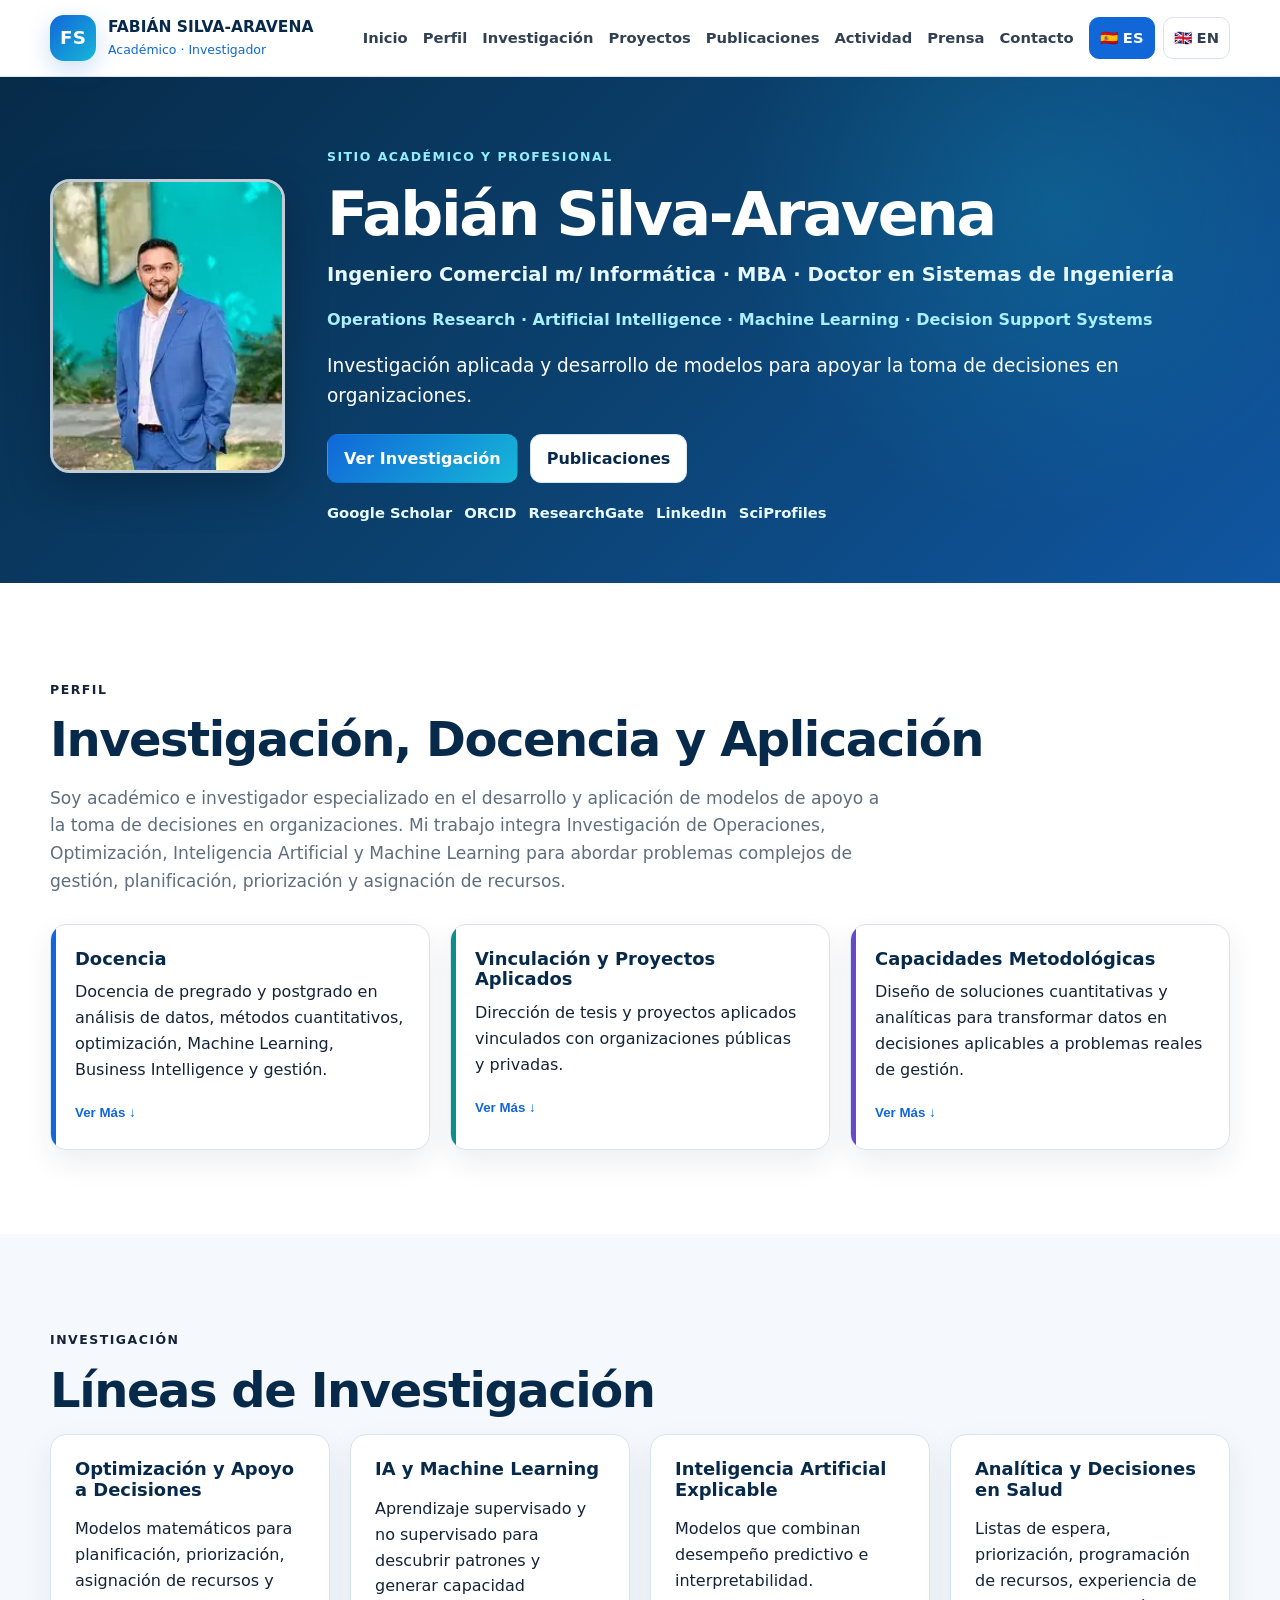
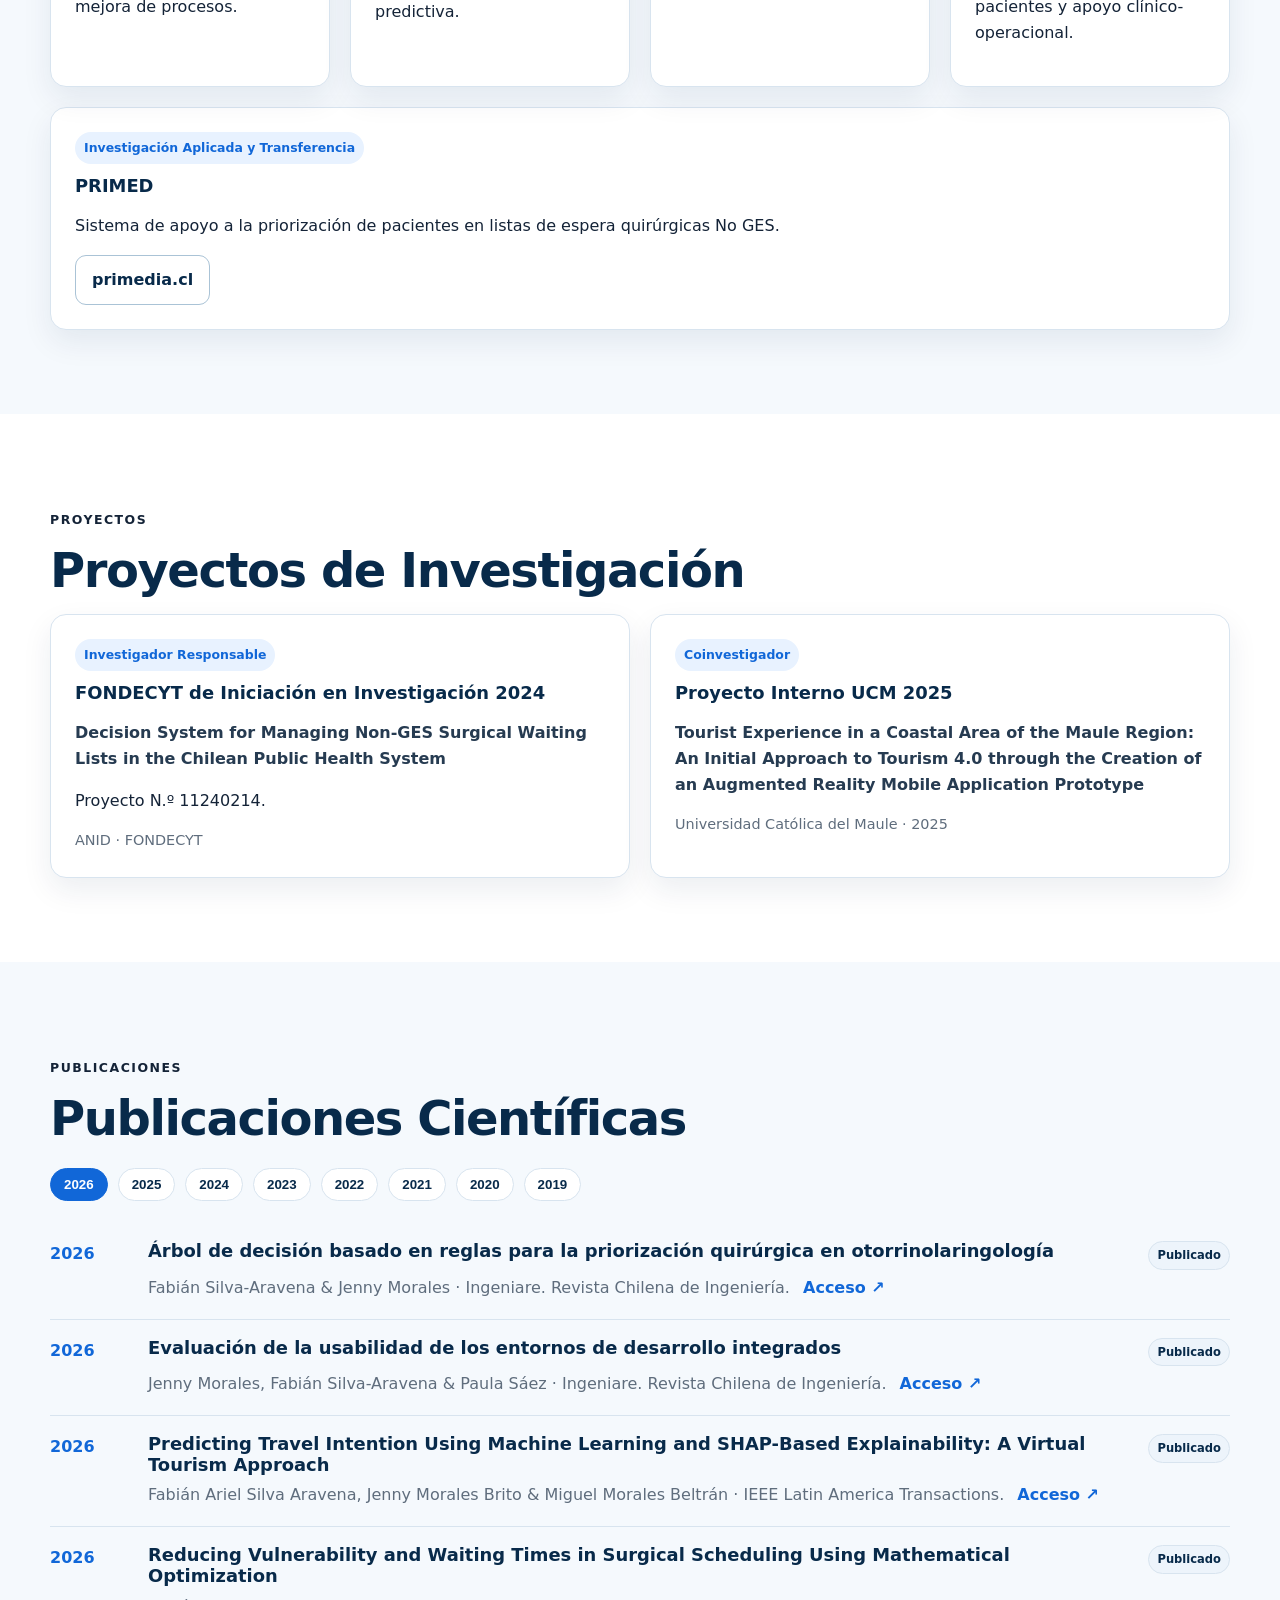
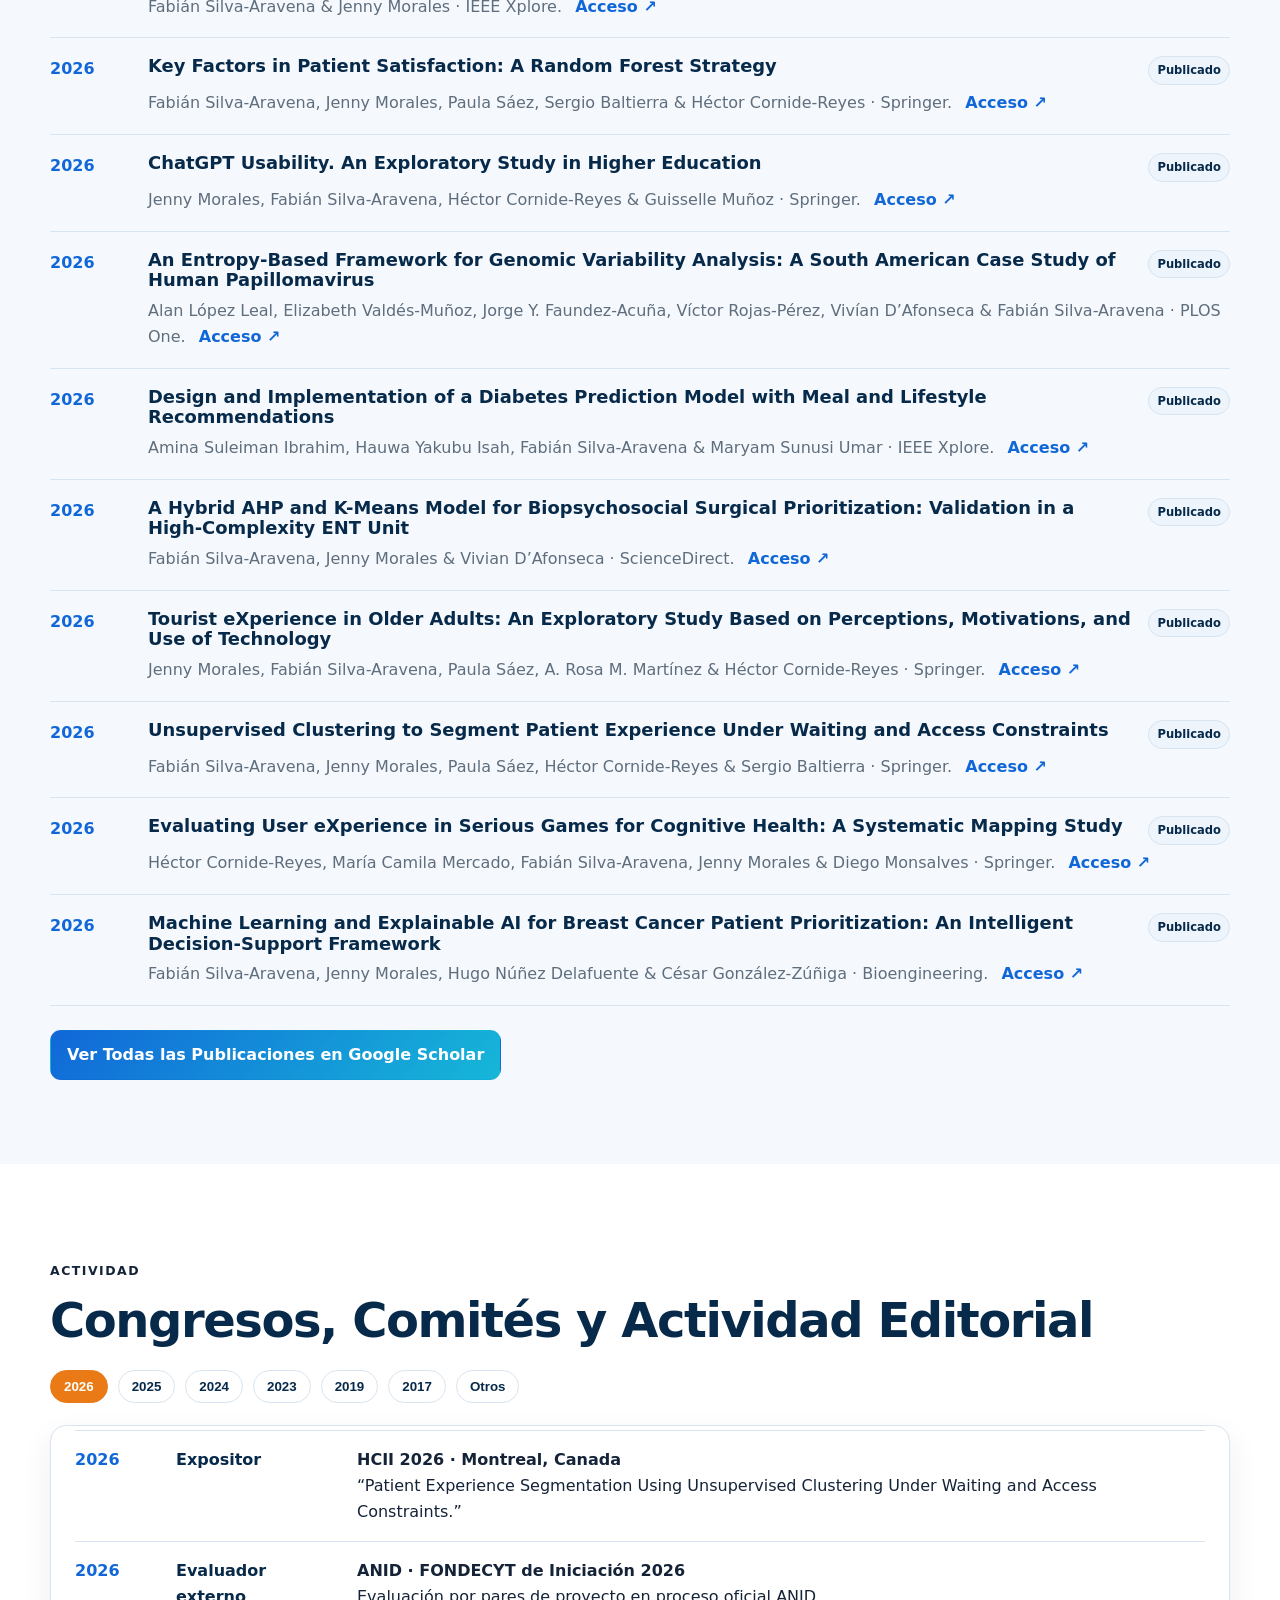
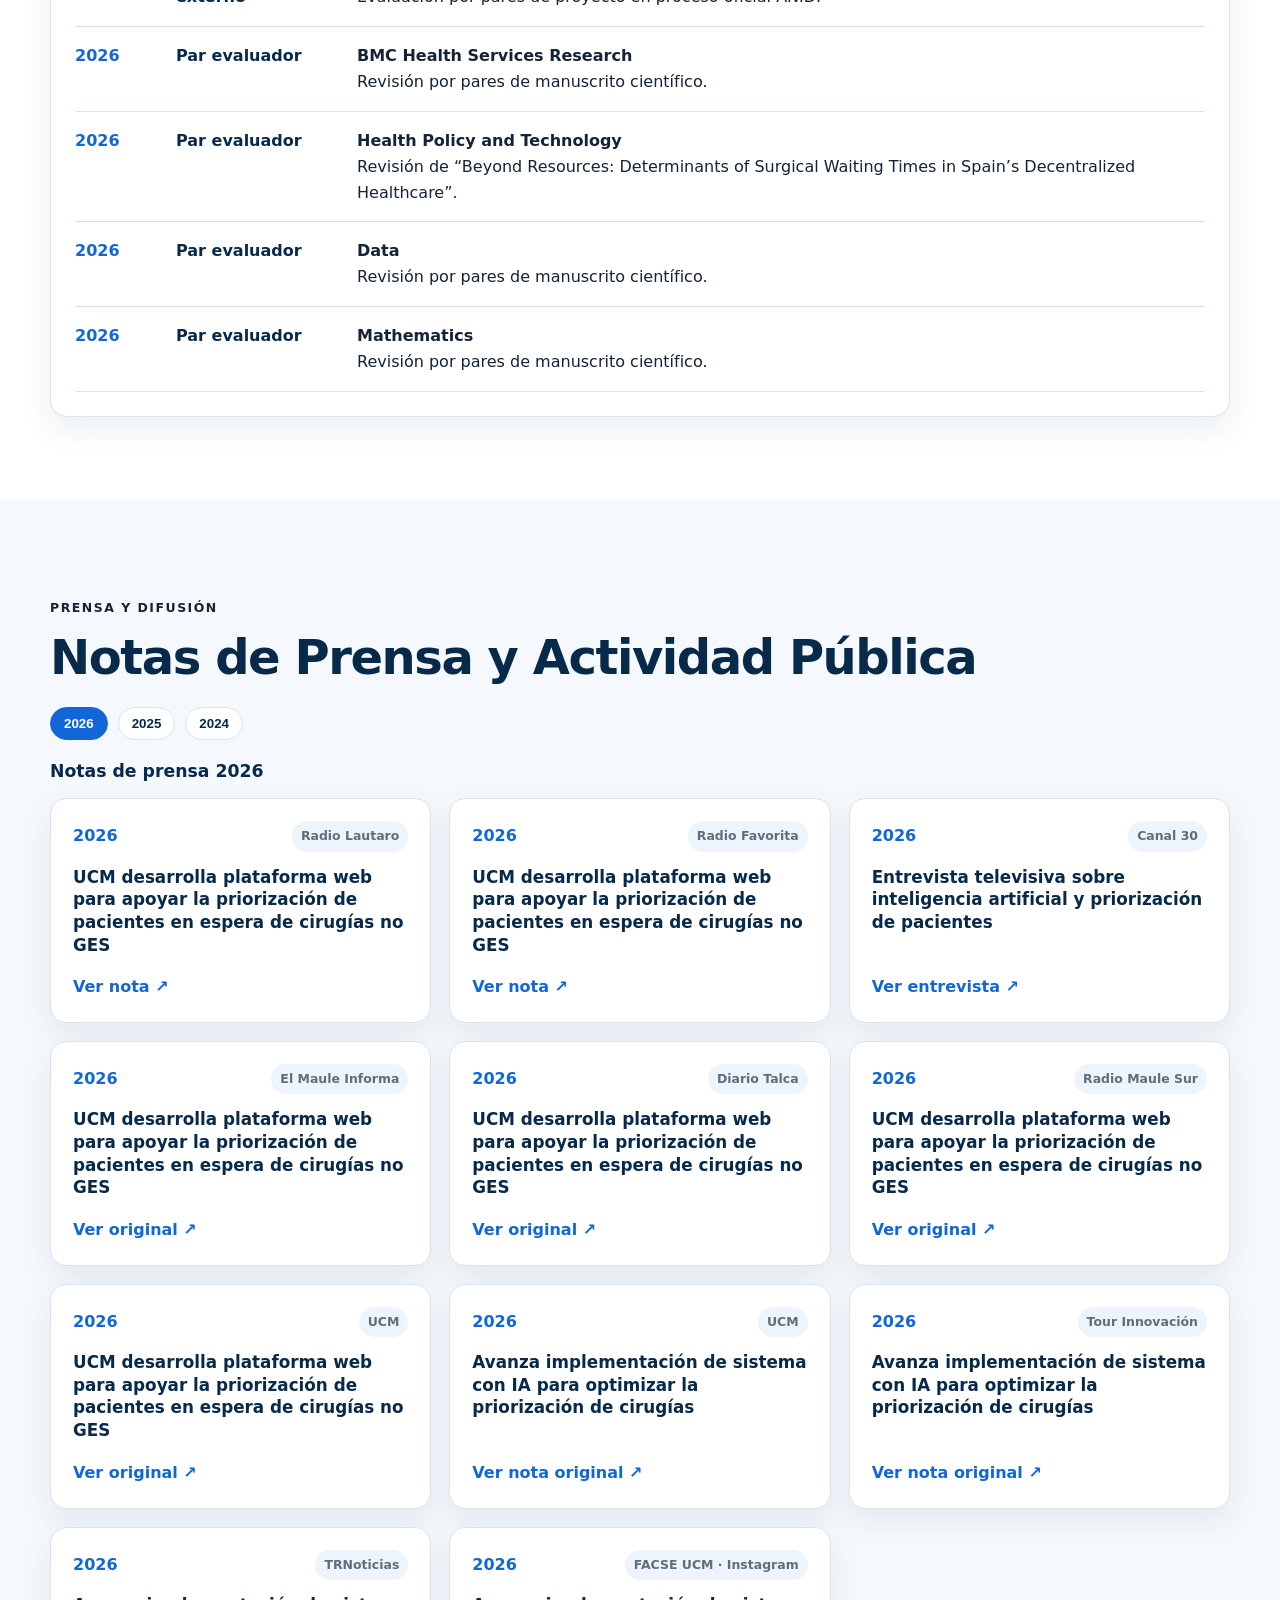
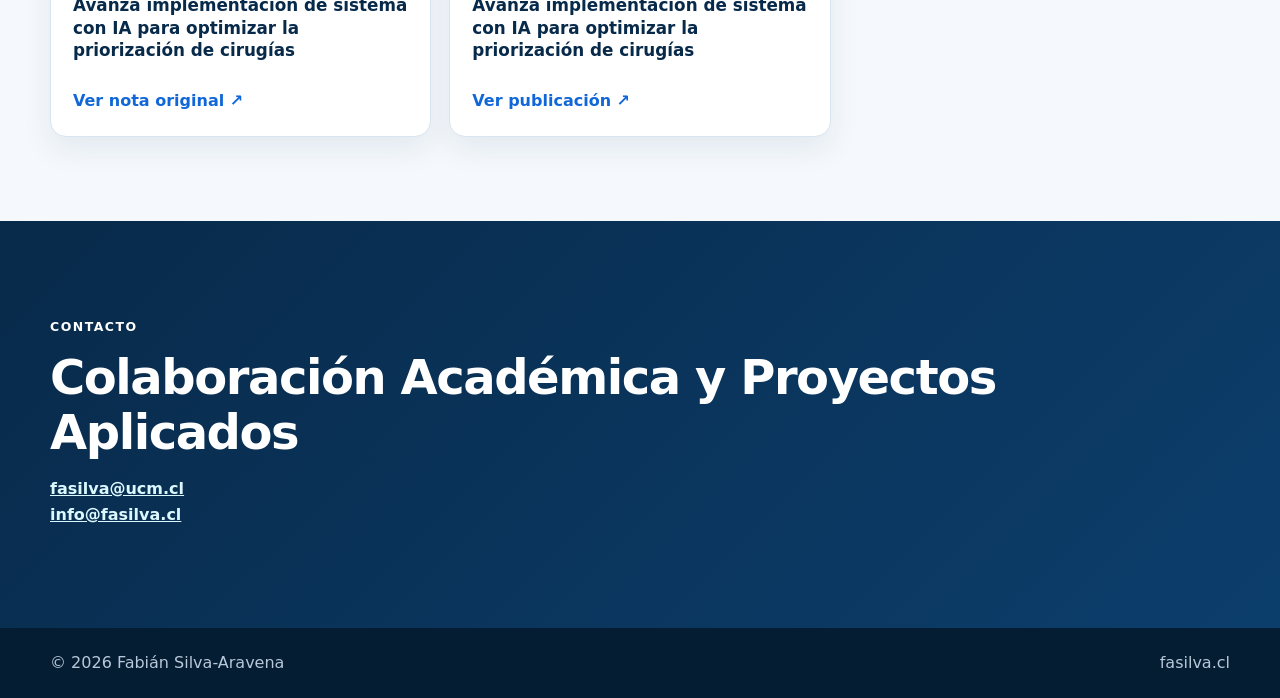
<file: index.html>
<!DOCTYPE html>
<html lang="es"><head>
<meta charset="utf-8"/><meta content="width=device-width,initial-scale=1" name="viewport"/>
<title>Fabián Silva-Aravena | Sitio Académico y Profesional</title>
<link href="assets/css/style.css?v=15" rel="stylesheet"/></head><body>
<header class="site-header"><div class="container nav-wrap">
<a class="brand-wrap" href="#inicio"><span class="brand-mark">FS</span><span class="brand-text"><strong>FABIÁN SILVA-ARAVENA</strong><span>Académico · Investigador</span></span></a>
<button class="nav-toggle">☰</button><nav class="nav">
<a href="#inicio">Inicio</a><a href="#perfil">Perfil</a><a href="#investigacion">Investigación</a><a href="#proyectos">Proyectos</a><a href="#publicaciones">Publicaciones</a><a href="#actividad">Actividad</a><a href="#prensa">Prensa</a><a href="#contacto">Contacto</a>
<div class="lang-switch"><a class="active" href="index.html">🇪🇸 ES</a><a class="" href="en.html">🇬🇧 EN</a></div>
</nav></div></header>
<main>
<section class="hero" id="inicio"><div class="container hero-inner">
<div class="photo-wrap"><img alt="Fabián Silva-Aravena" src="assets/img/fabian-silva-aravena.webp"/></div>
<div><p class="eyebrow">Sitio Académico y Profesional</p><h1>Fabián Silva-Aravena</h1>
<p class="degree">Ingeniero Comercial m/ Informática · MBA · Doctor en Sistemas de Ingeniería</p>
<p class="areas">Operations Research · Artificial Intelligence · Machine Learning · Decision Support Systems</p>
<p class="lead">Investigación aplicada y desarrollo de modelos para apoyar la toma de decisiones en organizaciones.</p>
<div class="cta-row"><a class="btn primary" href="#investigacion">Ver Investigación</a><a class="btn light" href="#publicaciones">Publicaciones</a></div>
<div class="profile-links"><a href="https://scholar.google.com/citations?user=zPTah8IAAAAJ&amp;hl=es" target="_blank">Google Scholar</a><a href="https://orcid.org/0000-0003-2468-1480" target="_blank">ORCID</a><a href="https://www.researchgate.net/profile/Fabian-Silva-Aravena-2" target="_blank">ResearchGate</a><a href="https://www.linkedin.com/in/fabi%C3%A1n-silva-aravena-a0759566/" target="_blank">LinkedIn</a><a href="https://sciprofiles.com/profile/FabianSilva/publications" rel="noopener noreferrer" target="_blank">SciProfiles</a></div></div>
</div></section>
<section class="section" id="perfil"><div class="container">
<p class="section-kicker">Perfil</p><h2>Investigación, Docencia y Aplicación</h2>
<p class="section-intro">Soy académico e investigador especializado en el desarrollo y aplicación de modelos de apoyo a la toma de decisiones en organizaciones. Mi trabajo integra Investigación de Operaciones, Optimización, Inteligencia Artificial y Machine Learning para abordar problemas complejos de gestión, planificación, priorización y asignación de recursos.</p>
<div class="grid three">
<article class="quick-card"><h3>Docencia</h3><p>Docencia de pregrado y postgrado en análisis de datos, métodos cuantitativos, optimización, Machine Learning, Business Intelligence y gestión.</p>
<button class="more-btn" data-less="Ver Menos ↑" data-more="Ver Más ↓" data-target="teach">Ver Más ↓</button>
<div class="more-content" id="teach">
<div class="subgroup"><h4>Docencia de Postgrado</h4><ul>
<li><strong>Gestión de Empresas Basadas en Tecnología</strong> · Doctorado en Biotecnología Traslacional · Universidad Católica del Maule · 2023, 2024, 2025 y 2026.</li>
<li><strong>Data Mining</strong> · Doctorado en Biotecnología Traslacional · Universidad Católica del Maule, Talca · 2022, 2023, 2024, 2025 y 2026.</li>
<li><strong>Business Intelligence</strong> · Magíster en Gestión de Organizaciones · Universidad Católica del Maule, Talca · 2023, 2024, 2025 y 2026.</li>
<li><strong>Análisis de Datos II</strong> · Magíster en Gestión de Organizaciones · Universidad Católica del Maule, Talca · 2022, 2023, 2024, 2025 y 2026.</li>
<li><strong>Gestión Económica y Financiera</strong> · Magíster en Salud Pública · Universidad Católica del Maule, Talca · 2023.</li>
</ul></div>
<div class="subgroup"><h4>Docencia de Pregrado · Universidad Católica del Maule</h4><ul>
<li><strong>Análisis de Datos</strong> · Contador Público y Auditor · preprocesamiento, ETL y análisis con RStudio, Power BI y Python · 2025–2026.</li>
<li><strong>Análisis de Datos</strong> · Ingeniería de Ejecución en Administración de Empresas · RStudio y Power BI · 2024, 2025 y 2026.</li>
<li><strong>Seminario I y II</strong> · Contador Público y Auditor · desarrollo de proyectos de tesis desde el problema de investigación hasta resultados y conclusiones · 2024.</li>
<li><strong>Matemática Financiera</strong> · Ingeniería de Ejecución en Administración de Empresas · interés simple, compuesto y anualidades · 2025.</li>
<li><strong>Cálculo Financiero y Presupuestario</strong> · Administración de Empresas · matemática financiera, anualidades, gradientes y análisis presupuestario · 2022 y 2023.</li>
<li><strong>Administración I</strong> · Contador Público y Auditor · estrategia y proceso administrativo · 2022 y 2023.</li>
<li><strong>Metodología de la Investigación</strong> · Contador Público y Auditor · investigación cualitativa y cuantitativa · 2022.</li>
</ul></div>
<div class="subgroup"><h4>Docencia de Pregrado · Universidad de Talca</h4><ul>
<li><strong>Formulación e Implementación Estratégica</strong> · Auditoría e Ingeniería en Control de Gestión · 2016, 2019, 2020 y 2021.</li>
<li><strong>Optimización</strong> · Auditoría e Ingeniería en Control de Gestión · 2015, 2016 y 2020.</li>
<li><strong>Data Mining para la Gestión</strong> · Auditoría e Ingeniería en Control de Gestión · 2019 y 2020.</li>
</ul></div></div></article>
<article class="quick-card teal"><h3>Vinculación y Proyectos Aplicados</h3><p>Dirección de tesis y proyectos aplicados vinculados con organizaciones públicas y privadas.</p>
<button class="more-btn" data-less="Ver Menos ↑" data-more="Ver Más ↓" data-target="applied">Ver Más ↓</button>
<div class="more-content" id="applied">
<div class="subgroup"><h4>Tesis de Magíster</h4><ul>
<li><strong>2025 · Morales, M.</strong> · Magíster en Gestión de Organizaciones · “Dynamic Biopsychosocial Prioritization Strategy for Elective Surgeries in High-Complexity Public Hospitals: A Simulation-Based Study.” · Profesor guía.</li>
<li><strong>2024 · Lopez, L.</strong> · Magíster en Gestión de Organizaciones · “Systematic Literature Review on Biopsychosocial Factors in Surgical Waiting List.” · Profesor guía.</li>
<li><strong>2024 · Gutiérrez, G.</strong> · Magíster en Gestión de Organizaciones · “Optimization of the Preventive Maintenance Process in the Coexca S.A. Operations Area.” · Profesor guía.</li>
<li><strong>2023 · Durán, M.</strong> · Magíster en Gestión de Organizaciones · “Hybrid data analysis methodology for the allocation of DS49 housing subsidies in the Maule Region: A decision-making support strategy.” · Profesor guía.</li>
<li><strong>2023 · Muñoz, L.</strong> · Magíster en Gestión de Organizaciones · “Data-based methodology for the allocation of Supreme Decree 49 subsidies in the O'Higgins Region: An approach to decision-making.” · Profesor guía.</li>
</ul></div>
<div class="subgroup"><h4>Tesis de Pregrado</h4><ul>
<li><strong>2024 · Reyes, G. &amp; Gutiérrez, F.</strong> · Contador Público y Auditor · “Data-Driven Methodology to Control Dropouts in Higher Education: A Strategy Applied to the Catholic University of Maule.” · Profesor guía.</li>
<li><strong>Muñoz, C., Andrares, L. &amp; Castro, O.</strong> · Licenciatura en Contabilidad y Auditoría · “Relación entre el uso de Redes Sociales y el Rendimiento Académico en los estudiantes del Departamento de Economía y Administración de la Universidad Católica del Maule.” · Director de tesis.</li>
<li><strong>Morales, R.</strong> · Ingeniería Civil Informática · “Desarrollo de sistema informático de priorización para lista de espera quirúrgica en otorrinolaringología no GES.” · Co-guía.</li>
<li><strong>Contardo, M.</strong> · Ingeniería Civil Computación · “Sistema de predicción de prioridad quirúrgica para pacientes de otorrinolaringología aplicando modelos de Machine Learning y Explicabilidad.” · Co-guía.</li>
<li><strong>2019–2020 · Rojas, Y. &amp; Sepúlveda, N.</strong> · Auditoría e Ingeniería en Control de Gestión · “Gastronomic and commercial strategies during the pandemic in the city of Talca.” · Profesor guía.</li>
<li><strong>2017–2018 · Morales, G.</strong> · Ingeniería Civil Industrial · “Reservation management system for the use of the care room of the Center of Therapeutic Diagnosis of a High Complexity Hospital in Chile.” · Profesor guía.</li>
<li><strong>2012–2013 · Rodriguez, A. &amp; Moreno, E.</strong> · Ingeniería en Administración de Empresas · “Management of Administrative Procedures to support the management of Cataract Pathology in a highly complex hospital.” · Profesor guía.</li>
<li><strong>2012–2013 · González, J. &amp; Valenzuela, J.</strong> · Ingeniería en Administración de Empresas · “Human Resources performance evaluation system for a company in Talca.” · Profesor guía.</li>
</ul></div>
<div class="subgroup"><h4>Tesis Doctoral</h4><ul>
<li><strong>En desarrollo.</strong> · Doctorado en Biotecnología Traslacional · “Protocolo de genotipado de Virus del Papiloma Humano de alto riesgo y priorización clínica en mujeres de la Región del Maule.” · Co-guía.</li>
</ul></div>
<div class="subgroup"><h4>Otras actividades docentes</h4><ul>
<li>Profesor colaborador en el diseño del electivo de profundización <strong>“Herramientas de Machine Learning para la toma de decisiones”</strong> para Contador Público y Auditor.</li>
<li>Profesor revisor del Proyecto de Grado Aplicado de <strong>Rivera, R.</strong> · Magíster en Gestión de Organizaciones · “Determinantes de la inversión en I+D en las empresas chilenas”.</li>
</ul></div>
</div></article>
<article class="quick-card purple"><h3>Capacidades Metodológicas</h3><p>Diseño de soluciones cuantitativas y analíticas para transformar datos en decisiones aplicables a problemas reales de gestión.</p>
<button class="more-btn" data-less="Ver Menos ↑" data-more="Ver Más ↓" data-target="researchmore">Ver Más ↓</button>
<div class="more-content" id="researchmore"><ul><li>Optimización matemática, programación y asignación de recursos</li><li>Simulación y evaluación de escenarios para apoyar decisiones</li><li>Machine Learning, Inteligencia Artificial y Explicabilidad (XAI)</li><li>Diseño de sistemas de apoyo a decisiones y analítica aplicada</li></ul></div></article>
</div></div></section>
<section class="section alt" id="investigacion"><div class="container"><p class="section-kicker">Investigación</p><h2>Líneas de Investigación</h2>
<div class="grid four"><article class="card"><h3>Optimización y Apoyo a Decisiones</h3><p>Modelos matemáticos para planificación, priorización, asignación de recursos y mejora de procesos.</p></article><article class="card"><h3>IA y Machine Learning</h3><p>Aprendizaje supervisado y no supervisado para descubrir patrones y generar capacidad predictiva.</p></article><article class="card"><h3>Inteligencia Artificial Explicable</h3><p>Modelos que combinan desempeño predictivo e interpretabilidad.</p></article><article class="card"><h3>Analítica y Decisiones en Salud</h3><p>Listas de espera, priorización, programación de recursos, experiencia de pacientes y apoyo clínico-operacional.</p></article></div>
<div class="card" style="margin-top:20px"><span class="tag">Investigación Aplicada y Transferencia</span><h3>PRIMED</h3><p>Sistema de apoyo a la priorización de pacientes en listas de espera quirúrgicas No GES.</p><a class="btn outline" href="https://primedia.cl" target="_blank">primedia.cl</a></div>
</div></section>
<section class="section" id="proyectos"><div class="container"><p class="section-kicker">Proyectos</p><h2>Proyectos de Investigación</h2>
<div class="grid two"><article class="card"><span class="tag">Investigador Responsable</span><h3>FONDECYT de Iniciación en Investigación 2024</h3><p class="project-title">Decision System for Managing Non-GES Surgical Waiting Lists in the Chilean Public Health System</p><p>Proyecto N.º 11240214.</p><div class="meta">ANID · FONDECYT</div></article>
<article class="card"><span class="tag">Coinvestigador</span><h3>Proyecto Interno UCM 2025</h3><p class="project-title">Tourist Experience in a Coastal Area of the Maule Region: An Initial Approach to Tourism 4.0 through the Creation of an Augmented Reality Mobile Application Prototype</p><div class="meta">Universidad Católica del Maule · 2025</div></article></div></div></section>
<section class="section alt" id="publicaciones"><div class="container"><p class="section-kicker">Publicaciones</p><h2>Publicaciones Científicas</h2>
<div class="pub-toolbar"><button class="year-btn active" data-year="2026">2026</button><button class="year-btn" data-year="2025">2025</button><button class="year-btn" data-year="2024">2024</button><button class="year-btn" data-year="2023">2023</button><button class="year-btn" data-year="2022">2022</button><button class="year-btn" data-year="2021">2021</button><button class="year-btn" data-year="2020">2020</button><button class="year-btn" data-year="2019">2019</button></div><div class="pub-year active" id="pub-2026"><article class="publication"><div class="year">2026</div><div><div class="pub-head"><h3>Árbol de decisión basado en reglas para la priorización quirúrgica en otorrinolaringología</h3><span class="status-badge">Publicado</span></div><p>Fabián Silva-Aravena &amp; Jenny Morales · Ingeniare. Revista Chilena de Ingeniería. <a class="pub-link" href="https://ingeniare.uta.cl/index.php/inge/article/view/2531" target="_blank" rel="noopener noreferrer">Acceso ↗</a></p></div></article><article class="publication"><div class="year">2026</div><div><div class="pub-head"><h3>Evaluación de la usabilidad de los entornos de desarrollo integrados</h3><span class="status-badge">Publicado</span></div><p>Jenny Morales, Fabián Silva-Aravena &amp; Paula Sáez · Ingeniare. Revista Chilena de Ingeniería. <a class="pub-link" href="https://ingeniare.uta.cl/index.php/inge/article/view/2517" target="_blank" rel="noopener noreferrer">Acceso ↗</a></p></div></article><article class="publication"><div class="year">2026</div><div><div class="pub-head"><h3>Predicting Travel Intention Using Machine Learning and SHAP-Based Explainability: A Virtual Tourism Approach</h3><span class="status-badge">Publicado</span></div><p>Fabián Ariel Silva Aravena, Jenny Morales Brito &amp; Miguel Morales Beltrán · IEEE Latin America Transactions. <a class="pub-link" href="https://ieeexplore.ieee.org/abstract/document/11683315" target="_blank" rel="noopener noreferrer">Acceso ↗</a></p></div></article>
<article class="publication"><div class="year">2026</div><div><div class="pub-head"><h3>Reducing Vulnerability and Waiting Times in Surgical Scheduling Using Mathematical Optimization</h3><span class="status-badge">Publicado</span></div><p>Fabián Silva-Aravena &amp; Jenny Morales · IEEE Xplore. <a class="pub-link" href="https://ieeexplore.ieee.org/document/11473376" rel="noopener noreferrer" target="_blank">Acceso ↗</a></p></div></article>
<article class="publication"><div class="year">2026</div><div><div class="pub-head"><h3>Key Factors in Patient Satisfaction: A Random Forest Strategy</h3><span class="status-badge">Publicado</span></div><p>Fabián Silva-Aravena, Jenny Morales, Paula Sáez, Sergio Baltierra &amp; Héctor Cornide-Reyes · Springer. <a class="pub-link" href="https://link.springer.com/chapter/10.1007/978-3-032-12801-0_19" rel="noopener noreferrer" target="_blank">Acceso ↗</a></p></div></article>
<article class="publication"><div class="year">2026</div><div><div class="pub-head"><h3>ChatGPT Usability. An Exploratory Study in Higher Education</h3><span class="status-badge">Publicado</span></div><p>Jenny Morales, Fabián Silva-Aravena, Héctor Cornide-Reyes &amp; Guisselle Muñoz · Springer. <a class="pub-link" href="https://link.springer.com/chapter/10.1007/978-3-032-12801-0_11" rel="noopener noreferrer" target="_blank">Acceso ↗</a></p></div></article>
<article class="publication"><div class="year">2026</div><div><div class="pub-head"><h3>An Entropy-Based Framework for Genomic Variability Analysis: A South American Case Study of Human Papillomavirus</h3><span class="status-badge">Publicado</span></div><p>Alan López Leal, Elizabeth Valdés-Muñoz, Jorge Y. Faundez-Acuña, Víctor Rojas-Pérez, Vivían D’Afonseca &amp; Fabián Silva-Aravena · PLOS One. <a class="pub-link" href="https://journals.plos.org/plosone/article?id=10.1371/journal.pone.0349447" rel="noopener noreferrer" target="_blank">Acceso ↗</a></p></div></article>
<article class="publication"><div class="year">2026</div><div><div class="pub-head"><h3>Design and Implementation of a Diabetes Prediction Model with Meal and Lifestyle Recommendations</h3><span class="status-badge">Publicado</span></div><p>Amina Suleiman Ibrahim, Hauwa Yakubu Isah, Fabián Silva-Aravena &amp; Maryam Sunusi Umar · IEEE Xplore. <a class="pub-link" href="https://ieeexplore.ieee.org/abstract/document/11473725" rel="noopener noreferrer" target="_blank">Acceso ↗</a></p></div></article>
<article class="publication"><div class="year">2026</div><div><div class="pub-head"><h3>A Hybrid AHP and K-Means Model for Biopsychosocial Surgical Prioritization: Validation in a High-Complexity ENT Unit</h3><span class="status-badge">Publicado</span></div><p>Fabián Silva-Aravena, Jenny Morales &amp; Vivian D’Afonseca · ScienceDirect. <a class="pub-link" href="https://www.sciencedirect.com/science/article/pii/S1807593226000463" rel="noopener noreferrer" target="_blank">Acceso ↗</a></p></div></article>
<article class="publication"><div class="year">2026</div><div><div class="pub-head"><h3>Tourist eXperience in Older Adults: An Exploratory Study Based on Perceptions, Motivations, and Use of Technology</h3><span class="status-badge">Publicado</span></div><p>Jenny Morales, Fabián Silva-Aravena, Paula Sáez, A. Rosa M. Martínez &amp; Héctor Cornide-Reyes · Springer. <a class="pub-link" href="https://link.springer.com/chapter/10.1007/978-3-032-31407-9_10" rel="noopener noreferrer" target="_blank">Acceso ↗</a></p></div></article>
<article class="publication"><div class="year">2026</div><div><div class="pub-head"><h3>Unsupervised Clustering to Segment Patient Experience Under Waiting and Access Constraints</h3><span class="status-badge">Publicado</span></div><p>Fabián Silva-Aravena, Jenny Morales, Paula Sáez, Héctor Cornide-Reyes &amp; Sergio Baltierra · Springer. <a class="pub-link" href="https://link.springer.com/chapter/10.1007/978-3-032-31418-5_29" rel="noopener noreferrer" target="_blank">Acceso ↗</a></p></div></article>
<article class="publication"><div class="year">2026</div><div><div class="pub-head"><h3>Evaluating User eXperience in Serious Games for Cognitive Health: A Systematic Mapping Study</h3><span class="status-badge">Publicado</span></div><p>Héctor Cornide-Reyes, María Camila Mercado, Fabián Silva-Aravena, Jenny Morales &amp; Diego Monsalves · Springer. <a class="pub-link" href="https://link.springer.com/chapter/10.1007/978-3-032-31418-5_25" rel="noopener noreferrer" target="_blank">Acceso ↗</a></p></div></article>
<article class="publication"><div class="year">2026</div><div><div class="pub-head"><h3>Machine Learning and Explainable AI for Breast Cancer Patient Prioritization: An Intelligent Decision-Support Framework</h3><span class="status-badge">Publicado</span></div><p>Fabián Silva-Aravena, Jenny Morales, Hugo Núñez Delafuente &amp; César González-Zúñiga · Bioengineering. <a class="pub-link" href="https://www.mdpi.com/2306-5354/13/9/1044" target="_blank" rel="noopener noreferrer">Acceso ↗</a></p></div></article>
</div><div class="pub-year" id="pub-2025"><article class="publication"><div class="year">2025</div><div><div class="pub-head"><h3>Perceptions of ChatGPT: An Exploratory Study in Higher Education</h3><span class="status-badge">Publicado</span></div><p>Jenny Morales, Fabián Silva-Aravena, Héctor Cornide-Reyes &amp; Guisselle Muñoz · IEEE Xplore. <a class="pub-link" href="https://ieeexplore.ieee.org/document/11420797/authors#authors" rel="noopener noreferrer" target="_blank">Acceso ↗</a></p></div></article><article class="publication"><div class="year">2025</div><div><div class="pub-head"><h3>e-Health Strategy for Surgical Prioritization: A Methodology Based on Digital Twins and Reinforcement Learning</h3><span class="status-badge">Publicado</span></div><p>Silva-Aravena, F., Morales, J., &amp; Jayabalan, M. · Bioengineering, 12(6), 605. <a class="pub-link" href="https://doi.org/10.3390/bioengineering12060605" rel="noopener noreferrer" target="_blank">Acceso ↗</a></p></div></article><article class="publication"><div class="year">2025</div><div><div class="pub-head"><h3>Optimizing MRI Scheduling in High-Complexity Hospitals: A Digital Twin and Reinforcement Learning Approach</h3><span class="status-badge">Publicado</span></div><p>Silva-Aravena, F., Morales, J., Jayabalan, M., &amp; Sáez, P. · Bioengineering, 12(6), 626. <a class="pub-link" href="https://doi.org/10.3390/bioengineering12060626" rel="noopener noreferrer" target="_blank">Acceso ↗</a></p></div></article><article class="publication"><div class="year">2025</div><div><div class="pub-head"><h3>Dynamic Decision System for ENT Surgery Waiting List Prioritization Using M-Score and TOPSIS Methodology</h3><span class="status-badge">Publicado</span></div><p>Silva-Aravena, F., &amp; Morales, J. · Health Policy and Technology. <a class="pub-link" href="https://doi.org/10.1016/j.hlpt.2025.101036" rel="noopener noreferrer" target="_blank">Acceso ↗</a></p></div></article><article class="publication"><div class="year">2025</div><div><div class="pub-head"><h3>Dynamic Surgical Prioritization: A Machine Learning and XAI-Based Strategy</h3><span class="status-badge">Publicado</span></div><p>Silva-Aravena, F., Morales, J., Jayabalan, M., Rana, M. E., &amp; Gutiérrez-Bahamondes, J. H. · Technologies, 13(2), 72. <a class="pub-link" href="https://doi.org/10.3390/technologies13020072" rel="noopener noreferrer" target="_blank">Acceso ↗</a></p></div></article><article class="publication"><div class="year">2025</div><div><div class="pub-head"><h3>Generative Artificial Intelligence in Agile Software Development Processes: A Literature Review Focused on User eXperience</h3><span class="status-badge">Publicado</span></div><p>Coautor · Springer Nature. <a class="pub-link" href="https://doi.org/10.1007/978-3-031-93536-7_16" rel="noopener noreferrer" target="_blank">Acceso ↗</a></p></div></article><article class="publication"><div class="year">2025</div><div><div class="pub-head"><h3>Formación Universitaria en Competencias para la Industria 4.0: un enfoque en ingeniería y administración</h3><span class="status-badge">Publicado</span></div><p>Coautor · Formación Universitaria. <a class="pub-link" href="https://doi.org/10.4067/s0718-50062025000500169" rel="noopener noreferrer" target="_blank">Acceso ↗</a></p></div></article></div><div class="pub-year" id="pub-2024"><article class="publication"><div class="year">2024</div><div><div class="pub-head"><h3>Reducing Waiting Times to Improve Patient Satisfaction: A Hybrid Strategy for Decision Support Management</h3><span class="status-badge">Publicado</span></div><p>Morales, J., Silva-Aravena, F., &amp; Sáez, P. · Mathematics, 12(23), 3743. <a class="pub-link" href="https://www.mdpi.com/2227-7390/12/23/3743" rel="noopener noreferrer" target="_blank">Acceso ↗</a></p></div></article><article class="publication"><div class="year">2024</div><div><div class="pub-head"><h3>Use of Artificial Intelligence as a Mechanism to Evaluate Costumer Experience. Literature Review</h3><span class="status-badge">Publicado</span></div><p>Silva-Aravena, F., Morales, J., Sáez, P., Jorquera, J., &amp; Cornide-Reyes, H. · Lecture Notes in Computer Science, Springer. <a class="pub-link" href="https://link.springer.com/chapter/10.1007/978-3-031-61305-0_24" rel="noopener noreferrer" target="_blank">Acceso ↗</a></p></div></article><article class="publication"><div class="year">2024</div><div><div class="pub-head"><h3>Perception of the Gender Gap in the Business Area: a Collaborative Online International Learning Approach</h3><span class="status-badge">Publicado</span></div><p>Morales, J., Silva-Aravena, F., Orellana, P. S., &amp; Rodriguez, Y. V. · 2024 43rd International Conference of the Chilean Computer Science Society (SCCC), IEEE. <a class="pub-link" href="https://ieeexplore.ieee.org/document/10767633" rel="noopener noreferrer" target="_blank">Acceso ↗</a></p></div></article><article class="publication"><div class="year">2024</div><div><div class="pub-head"><h3>Tourist eXperience and Use of Virtual Reality, Augmented Reality and Metaverse: A Literature Review</h3><span class="status-badge">Publicado</span></div><p>Morales, J., Cornide-Reyes, H., Silva-Aravena, F., Sepúlveda, J., &amp; Muñoz, G. · Lecture Notes in Computer Science, vol. 14704, Springer. <a class="pub-link" href="https://link.springer.com/chapter/10.1007/978-3-031-61281-7_14" rel="noopener noreferrer" target="_blank">Acceso ↗</a></p></div></article><article class="publication"><div class="year">2024</div><div><div class="pub-head"><h3>Improving UX in Digital Transformation Projects Through Lean Principles</h3><span class="status-badge">Publicado</span></div><p>Cornide-Reyes, H., Duran, C., Baltierra, S., Silva-Aravena, F., &amp; Morales, J. · Lecture Notes in Computer Science, vol. 14704, Springer. <a class="pub-link" href="https://link.springer.com/chapter/10.1007/978-3-031-61281-7_11" rel="noopener noreferrer" target="_blank">Acceso ↗</a></p></div></article><article class="publication"><div class="year">2024</div><div><div class="pub-head"><h3>Digital Skills in Higher Education: Strategies Adopted by Universities to Promote their Development in Students and Professors</h3><span class="status-badge">Publicado</span></div><p>Sáez, P., Morales, J., &amp; Silva-Aravena, F. · 2024 43rd International Conference of the Chilean Computer Science Society (SCCC), IEEE. <a class="pub-link" href="https://ieeexplore.ieee.org/document/10767660" rel="noopener noreferrer" target="_blank">Acceso ↗</a></p></div></article></div><div class="pub-year" id="pub-2023"><article class="publication"><div class="year">2023</div><div><div class="pub-head"><h3>Digital Transformation in Organizations: Implications for the Workforce</h3><span class="status-badge">Publicado</span></div><p>Sáez, P., Morales, J., &amp; Silva-Aravena, F. · IEEE CHILECON. <a class="pub-link" href="https://ieeexplore.ieee.org/document/10418736" rel="noopener noreferrer" target="_blank">Acceso ↗</a></p></div></article><article class="publication"><div class="year">2023</div><div><div class="pub-head"><h3>A Hybrid Algorithm of ML and XAI to Prevent Breast Cancer: A Strategy to Support Decision Making</h3><span class="status-badge">Publicado</span></div><p>Silva-Aravena, F., Núñez Delafuente, H., Gutiérrez-Bahamondes, J. H., &amp; Morales, J. · Cancers, 15(9), 2443. <a class="pub-link" href="https://doi.org/10.3390/cancers15092443" rel="noopener noreferrer" target="_blank">Acceso ↗</a></p></div></article><article class="publication"><div class="year">2023</div><div><div class="pub-head"><h3>Implementing Digital Transformation in Industry 4.0</h3><span class="status-badge">Publicado</span></div><p>Cornide-Reyes, H., Morales, J., Silva-Aravena, F., Ocqueteau, A., Melendez, N., &amp; Villarroel, R. · Lecture Notes in Computer Science, vol. 14025, Springer.</p></div></article><article class="publication"><div class="year">2023</div><div><div class="pub-head"><h3>Virtual Reality, Augmented Reality and Metaverse: Customer Experience Approach and User Experience Evaluation Methods. Literature Review</h3><span class="status-badge">Publicado</span></div><p>Morales, J., Cornide-Reyes, H., Rossel, P., Sáez, P., &amp; Silva-Aravena, F. · Lecture Notes in Computer Science, vol. 14025, Springer. <a class="pub-link" href="https://doi.org/10.1007/978-3-031-35915-6_40" rel="noopener noreferrer" target="_blank">Acceso ↗</a></p></div></article><article class="publication"><div class="year">2023</div><div><div class="pub-head"><h3>Application of Fuzzy TOPSIS for Prioritization of Patients on Elective Surgeries Waiting List – A Novel Multi-Criteria Decision-Making Approach</h3><span class="status-badge">Publicado</span></div><p>Rana, H., Umer, M., Hassan, U., Asgher, U., Silva-Aravena, F., &amp; Ehsan, N. · Decision Making: Applications in Management and Engineering. <a class="pub-link" href="https://doi.org/10.31181/dmame060127022023r" rel="noopener noreferrer" target="_blank">Acceso ↗</a></p></div></article><article class="publication"><div class="year">2023</div><div><div class="pub-head"><h3>Infeasibility Maps: Application to the Optimization of the Design of Pumping Stations in Water Distribution Networks</h3><span class="status-badge">Publicado</span></div><p>Gutiérrez-Bahamondes, J. H., Mora-Melia, D., Valdivia-Muñoz, B., Silva-Aravena, F., &amp; Iglesias-Rey, P. L. · Mathematics, 11(7), 1582. <a class="pub-link" href="https://doi.org/10.3390/math11071582" rel="noopener noreferrer" target="_blank">Acceso ↗</a></p></div></article><article class="publication"><div class="year">2023</div><div><div class="pub-head"><h3>Virtual Reality and Augmented Reality Applied to E-Commerce: A Literature Review</h3><span class="status-badge">Publicado</span></div><p>Morales, J., Silva-Aravena, F., Valdés, Y., &amp; Baltierra, S. · Human-Computer Interaction / Springer. <a class="pub-link" href="https://doi.org/10.1007/978-3-031-24709-5_15" rel="noopener noreferrer" target="_blank">Acceso ↗</a></p></div></article></div><div class="pub-year" id="pub-2022"><article class="publication"><div class="year">2022</div><div><div class="pub-head"><h3>An Intelligent System for Patients’ Well-Being: A Multicriteria Decision-Making Approach</h3><span class="status-badge">Publicado</span></div><p>Silva-Aravena, F., Gutierrez-Bahamondes, J., Delafuente, H. N., &amp; Toledo-Molina, R. M. · Mathematics, 10(21), 3956. <a class="pub-link" href="https://doi.org/10.3390/math10213956" rel="noopener noreferrer" target="_blank">Acceso ↗</a></p></div></article><article class="publication"><div class="year">2022</div><div><div class="pub-head"><h3>A Novelty Strategy to Classify Chronic Patients at Risk: A Hybrid Machine Learning Approach</h3><span class="status-badge">Publicado</span></div><p>Silva-Aravena, F., Delafuente, H. N., &amp; Astudillo, C. A. · Mathematics, 10(17), 3053. <a class="pub-link" href="https://doi.org/10.3390/math10173053" rel="noopener noreferrer" target="_blank">Acceso ↗</a></p></div></article><article class="publication"><div class="year">2022</div><div><div class="pub-head"><h3>Dynamic Surgical Waiting List Methodology: A Networking Approach</h3><span class="status-badge">Publicado</span></div><p>Silva-Aravena, F., &amp; Morales, J. · Mathematics, 10(13), 2307. <a class="pub-link" href="https://doi.org/10.3390/math10132307" rel="noopener noreferrer" target="_blank">Acceso ↗</a></p></div></article></div><div class="pub-year" id="pub-2021"><article class="publication"><div class="year">2021</div><div><div class="pub-head"><h3>Patients’ Prioritization on Surgical Waiting Lists: A Decision Support System</h3><span class="status-badge">Publicado</span></div><p>Silva-Aravena, F., Álvarez-Miranda, E., Astudillo, C. A., González-Martínez, L., &amp; Ledezma, J. G. · Mathematics, 9(10), 1097. <a class="pub-link" href="https://doi.org/10.3390/math9101097" rel="noopener noreferrer" target="_blank">Acceso ↗</a></p></div></article></div><div class="pub-year" id="pub-2020"><article class="publication"><div class="year">2020</div><div><div class="pub-head"><h3>Inventory Management at a Chilean Hospital Pharmacy: Case Study of a Dynamic Decision-Aid Tool</h3><span class="status-badge">Publicado</span></div><p>Silva-Aravena, F., Ceballos-Fuentealba, I., &amp; Álvarez-Miranda, E. · Mathematics, 8(11), 1962. <a class="pub-link" href="https://doi.org/10.3390/math8111962" rel="noopener noreferrer" target="_blank">Acceso ↗</a></p></div></article><article class="publication"><div class="year">2020</div><div><div class="pub-head"><h3>On the Data to Know the Prioritization and Vulnerability of Patients on Surgical Waiting Lists</h3><span class="status-badge">Publicado</span></div><p>Silva-Aravena, F., Álvarez-Miranda, E., Astudillo, C. A., González-Martínez, L., &amp; Ledezma, J. G. · Data in Brief, 29, 105310. <a class="pub-link" href="https://doi.org/10.1016/j.dib.2020.105310" rel="noopener noreferrer" target="_blank">Acceso ↗</a></p></div></article></div><div class="pub-year" id="pub-2019"><article class="publication"><div class="year">2019</div><div><div class="pub-head"><h3>Data Extracted from Olive Oil Mill Waste Exposed to Ambient Conditions</h3><span class="status-badge">Publicado</span></div><p>González-Martínez, L., Hernández, D., Astudillo, C. A., Silva, F., &amp; Gabriel, D. · Data in Brief, 26, 104555. <a class="pub-link" href="https://doi.org/10.1016/j.dib.2019.104555" rel="noopener noreferrer" target="_blank">Acceso ↗</a></p></div></article></div>
<div style="margin-top:24px"><a class="btn primary" href="https://scholar.google.com/citations?user=zPTah8IAAAAJ&amp;hl=es" target="_blank">Ver Todas las Publicaciones en Google Scholar</a></div>
</div></section>
<section class="section" id="actividad"><div class="container"><p class="section-kicker">Actividad</p><h2>Congresos, Comités y Actividad Editorial</h2>
<div class="activity-toolbar"><button class="activity-year-btn active" data-activity-year="2026">2026</button><button class="activity-year-btn" data-activity-year="2025">2025</button><button class="activity-year-btn" data-activity-year="2024">2024</button><button class="activity-year-btn" data-activity-year="2023">2023</button><button class="activity-year-btn" data-activity-year="2019">2019</button><button class="activity-year-btn" data-activity-year="2017">2017</button><button class="activity-year-btn" data-activity-year="Otros">Otros</button></div>
<div class="card activity-full"><div class="activity-list"><div class="activity-year active" id="activity-2026"><div class="activity-item"><span class="yr">2026</span><span class="role">Expositor</span><div><strong>HCII 2026 · Montreal, Canada</strong><br/>“Patient Experience Segmentation Using Unsupervised Clustering Under Waiting and Access Constraints.”</div></div><div class="activity-item"><span class="yr">2026</span><span class="role">Evaluador externo</span><div><strong>ANID · FONDECYT de Iniciación 2026</strong><br/>Evaluación por pares de proyecto en proceso oficial ANID.</div></div><div class="activity-item"><span class="yr">2026</span><span class="role">Par evaluador</span><div><strong>BMC Health Services Research</strong><br/>Revisión por pares de manuscrito científico.</div></div><div class="activity-item"><span class="yr">2026</span><span class="role">Par evaluador</span><div><strong>Health Policy and Technology</strong><br/>Revisión de “Beyond Resources: Determinants of Surgical Waiting Times in Spain’s Decentralized Healthcare”.</div></div><div class="activity-item"><span class="yr">2026</span><span class="role">Par evaluador</span><div><strong>Data</strong><br/>Revisión por pares de manuscrito científico.</div></div><div class="activity-item"><span class="yr">2026</span><span class="role">Par evaluador</span><div><strong>Mathematics</strong><br/>Revisión por pares de manuscrito científico.</div></div></div><div class="activity-year" id="activity-2025"><div class="activity-item"><span class="yr">2025</span><span class="role">Evaluador externo</span><div><strong>ANID · FONDECYT de Iniciación 2025</strong><br/>Evaluación por pares de proyecto en proceso oficial ANID.</div></div><div class="activity-item"><span class="yr">2025</span><span class="role">Expositor</span><div><strong>2025 IEEE International Conference on Emerging Innovation and Digital Technology (ICEIDT)</strong><br/>“Reducing Vulnerability and Waiting Times in Surgical Scheduling Using Mathematical Optimization.”</div></div><div class="activity-item"><span class="yr">2025</span><span class="role">Expositor</span><div><strong>XVI INFONOR 2025</strong><br/>“Rule-Based Decision Tree for Surgical Priorization in Otolaringology.”</div></div><div class="activity-item"><span class="yr">2025</span><span class="role">Expositor</span><div><strong>Conferencias CLEI, JCC, CHILECON 2025</strong><br/>“Reducing Waiting Times to Improve Patient Satisfaction: A Hybrid Strategy for Decision Support Management.” Track: Lo mejor de lo nuestro.</div></div><div class="activity-item"><span class="yr">2025</span><span class="role">Expositor</span><div><strong>HCI INTERNATIONAL 2025 · Gothenburg, Sweden</strong><br/>“Key Factors in Patient Satisfaction: A Random Forest Strategy.”</div></div><div class="activity-item"><span class="yr">2025</span><span class="role">Comité Científico</span><div><strong>2025 IEEE International Conference on Emerging Innovation and Digital Technology (ICEIDT)</strong><br/>Revisor de artículos.</div></div><div class="activity-item"><span class="yr">2025</span><span class="role">Comité Científico</span><div><strong>XVI INFONOR 2025</strong><br/>Revisor de artículos.</div></div><div class="activity-item"><span class="yr">2025</span><span class="role">Comité Científico</span><div><strong>Conferencias CLEI, JCC, CHILECON 2025</strong><br/>Revisor de artículos.</div></div><div class="activity-item"><span class="yr">2025</span><span class="role">Chair</span><div><strong>Conferencias CLEI, JCC, CHILECON 2025</strong><br/>Participación como Chair.</div></div><div class="activity-item"><span class="yr">2025</span><span class="role">Par evaluador</span><div><strong>Sensors</strong><br/>Revisión de “Clinical Validation of a Video-Otoscopy-Based Medical Device for the Remote Diagnosis of Ear Complaints”.</div></div><div class="activity-item"><span class="yr">2025</span><span class="role">Par evaluador</span><div><strong>Sensors</strong><br/>Revisión de “A Comparative Analysis of IoT Machine Learning Methods for Effective Diabetes Prediction”.</div></div><div class="activity-item"><span class="yr">2025</span><span class="role">Par evaluador</span><div><strong>Systems</strong><br/>Revisión de “A Multi-Objective Simulation–Optimization Framework for Emergency Department Efficiency Using RSM and Goal Programming”.</div></div><div class="activity-item"><span class="yr">2025</span><span class="role">Par evaluador</span><div><strong>Applied Sciences</strong><br/>Revisión de “Machine Learning in Clinical Decision Making: Algorithmic Challenges, Data Limitations and Multidisciplinary Perspectives”.</div></div><div class="activity-item"><span class="yr">2025</span><span class="role">Guest Editor</span><div><strong>Sustainability</strong><br/>Special Issue: “Service Experience and Servicescape in Sustainable Consumption”.</div></div></div><div class="activity-year" id="activity-2024"><div class="activity-item"><span class="yr">2024</span><span class="role">Expositor</span><div><strong>HCI International · Washington D.C., USA · Washington Hilton Hotel</strong><br/>“Use of Artificial Intelligence as a Mechanism to Evaluate Costumer Experience. Literature Review.”</div></div><div class="activity-item"><span class="yr">2024</span><span class="role">Charla Magistral</span><div><strong>XV Conferencia Internacional de Computación e Informática del Norte de Chile (INFONOR) · 4–6 septiembre · Copiapó, Chile · Universidad de Atacama</strong><br/>“Management of non-GES surgical waiting lists in the Chilean public health system.”</div></div><div class="activity-item"><span class="yr">2024</span><span class="role">Miembro Comité Académico</span><div><strong>XV INFONOR · Copiapó, Chile</strong><br/>Participación en comité académico.</div></div><div class="activity-item"><span class="yr">2024</span><span class="role">Coautor</span><div><strong>IEEE Jornadas Chilenas de Computación (JCC) · 28–30 octubre · Temuco, Chile · Universidad de La Frontera</strong><br/>“Digital Skills in Higher Education: Strategies Adopted by Universities to Promote their Development in Students and Professors.”</div></div><div class="activity-item"><span class="yr">2024</span><span class="role">Par evaluador</span><div><strong>Expert Systems with Applications</strong><br/>Revisión de “Prioritization of Transfer Centers Using GIS and Fuzzy Dombi Bonferroni Weighted Assessment (DOBAS) Model”.</div></div></div><div class="activity-year" id="activity-2023"><div class="activity-item"><span class="yr">2023</span><span class="role">Chair</span><div><strong>Congreso ASFAE-ENEFA · Universidad Católica de la Santísima Concepción · Concepción, Chile</strong><br/>Revisión y evaluación de artículos científicos en el track “Sistemas de Información para toma de decisiones”.</div></div><div class="activity-item"><span class="yr">2023</span><span class="role">Expositor</span><div><strong>Congreso ASFAE-ENEFA · Concepción, Chile</strong><br/>Presentación de “A Hybrid Algorithm of ML and XAI to Prevent Breast Cancer: A Strategy to Support Decision Making”.</div></div><div class="activity-item"><span class="yr">2023</span><span class="role">Par evaluador</span><div><strong>Expert Systems with Applications</strong><br/>Revisión del artículo “Prioritization of Transfer Centers Using GIS and Fuzzy Dombi Bonferroni Weighted Assessment (DOBAS) Model”.</div></div><div class="activity-item"><span class="yr">2023</span><span class="role">Par evaluador</span><div><strong>Expert Systems with Applications</strong><br/>Revisión del artículo “Intelligent Framework for the Classification of Skewed Multiclass Biomass Feedstock”.</div></div></div><div class="activity-year" id="activity-2019"><div class="activity-item"><span class="yr">2019</span><span class="role">Expositor</span><div><strong>Congreso de Ingeniería Civil Industrial · Universidad Autónoma de Chile · Talca, Chile</strong><br/>“Prioritization of patients on the elective surgical waiting list.”</div></div></div><div class="activity-year" id="activity-2017"><div class="activity-item"><span class="yr">2017</span><span class="role">Asistente</span><div><strong>Computational Intelligence Conference · Universidad de Valparaíso · Valparaíso, Chile</strong><br/>Participación en conferencia.</div></div></div><div class="activity-year" id="activity-Otros"><div class="activity-item"><span class="yr">Otros</span><span class="role">Expositor</span><div><strong>Seminario de Investigación Escuela CPA · Universidad Católica del Maule · Talca, Chile</strong><br/>Presentación de un trabajo de investigación.</div></div><div class="activity-item"><span class="yr">Otros</span><span class="role">Capacitación internacional</span><div><strong>INTECAP · Guatemala</strong><br/>Docencia internacional en analítica de datos para la toma de decisiones.</div></div><div class="activity-item"><span class="yr">Otros (2025-actualidad)</span><span class="role">Miembro de Claustro</span><div><strong>Programa de Doctorado en Biotecnología Traslacional · Universidad Católica del Maule</strong><br/>Participación en comités académicos y reuniones de claustro.</div></div></div></div></div>
</div></section>
<section class="section alt" id="prensa"><div class="container"><p class="section-kicker">Prensa y Difusión</p><h2>Notas de Prensa y Actividad Pública</h2>
<div class="press-toolbar"><button class="press-year-btn active" data-press-year="2026">2026</button><button class="press-year-btn" data-press-year="2025">2025</button><button class="press-year-btn" data-press-year="2024">2024</button></div><div class="press-year active" id="press-2026"><h3 class="press-year-title">Notas de prensa 2026</h3><div class="media-grid"><article class="media-card"><div class="media-meta"><span class="media-year">2026</span><span class="media-source">Radio Lautaro</span></div><h3>UCM desarrolla plataforma web para apoyar la priorización de pacientes en espera de cirugías no GES</h3><a class="media-link" href="https://radiolautarotalca.cl/ucm-desarrolla-plataforma-web-para-apoyar-la-priorizacion-de-pacientes-en-espera-de-cirugias-no-ges/" rel="noopener noreferrer" target="_blank">Ver nota ↗</a></article><article class="media-card"><div class="media-meta"><span class="media-year">2026</span><span class="media-source">Radio Favorita</span></div><h3>UCM desarrolla plataforma web para apoyar la priorización de pacientes en espera de cirugías no GES</h3><a class="media-link" href="https://radiofavorita.cl/2026/09/02/ucm-desarrolla-plataforma-para-apoyar-la-priorizacion-de-pacientes-en-listas-de-espera-quirurgica-no-ges/" rel="noopener noreferrer" target="_blank">Ver nota ↗</a></article><article class="media-card"><div class="media-meta"><span class="media-year">2026</span><span class="media-source">Canal 30</span></div><h3>Entrevista televisiva sobre inteligencia artificial y priorización de pacientes</h3><a class="media-link" href="https://youtu.be/XYucrzJyQd4?si=KVK0I2q1VefqlQOw" rel="noopener noreferrer" target="_blank">Ver entrevista ↗</a></article><article class="media-card"><div class="media-meta"><span class="media-year">2026</span><span class="media-source">El Maule Informa</span></div><h3>UCM desarrolla plataforma web para apoyar la priorización de pacientes en espera de cirugías no GES</h3><a class="media-link" href="https://elmauleinforma.cl/ucm-desarrolla-plataforma-web-para-apoyar-la-priorizacion-de-pacientes-en-espera-de-cirugias-no-ges/" rel="noopener noreferrer" target="_blank">Ver original ↗</a></article><article class="media-card"><div class="media-meta"><span class="media-year">2026</span><span class="media-source">Diario Talca</span></div><h3>UCM desarrolla plataforma web para apoyar la priorización de pacientes en espera de cirugías no GES</h3><a class="media-link" href="https://diariotalca.cl/ucm-desarrolla-plataforma-web-para-apoyar-la-priorizacion-de-pacientes-en-espera-de-cirugias-no-ges/" rel="noopener noreferrer" target="_blank">Ver original ↗</a></article><article class="media-card"><div class="media-meta"><span class="media-year">2026</span><span class="media-source">Radio Maule Sur</span></div><h3>UCM desarrolla plataforma web para apoyar la priorización de pacientes en espera de cirugías no GES</h3><a class="media-link" href="https://www.radiomaulesur.cl/2026/09/ucm-desarrolla-plataforma-web-para.html" rel="noopener noreferrer" target="_blank">Ver original ↗</a></article><article class="media-card"><div class="media-meta"><span class="media-year">2026</span><span class="media-source">UCM</span></div><h3>UCM desarrolla plataforma web para apoyar la priorización de pacientes en espera de cirugías no GES</h3><a class="media-link" href="https://www.ucm.cl/noticias/ucm-desarrolla-plataforma-web-para-apoyar-la-priorizacion-de-pacientes-en-espera-de-cirugias-no-ges/" rel="noopener noreferrer" target="_blank">Ver original ↗</a></article><article class="media-card"><div class="media-meta"><span class="media-year">2026</span><span class="media-source">UCM</span></div><h3>Avanza implementación de sistema con IA para optimizar la priorización de cirugías</h3><a class="media-link" href="https://www.ucm.cl/noticias/avanza-implementacion-de-sistema-con-ia-para-optimizar-la-priorizacion-de-cirugias/" rel="noopener noreferrer" target="_blank">Ver nota original ↗</a></article><article class="media-card"><div class="media-meta"><span class="media-year">2026</span><span class="media-source">Tour Innovación</span></div><h3>Avanza implementación de sistema con IA para optimizar la priorización de cirugías</h3><a class="media-link" href="https://www.tourinnovacion.cl/tecnologia-ciencia/avanza-implementacion-de-sistema-con-ia-para-optimizar-la-priorizacion-de-cirugias/" rel="noopener noreferrer" target="_blank">Ver nota original ↗</a></article><article class="media-card"><div class="media-meta"><span class="media-year">2026</span><span class="media-source">TRNoticias</span></div><h3>Avanza implementación de sistema con IA para optimizar la priorización de cirugías</h3><a class="media-link" href="https://trnoticias.cl/2026/03/17/avanza-implementacion-de-sistema-con-ia-para-optimizar-la-priorizacion-de-cirugias/" rel="noopener noreferrer" target="_blank">Ver nota original ↗</a></article><article class="media-card"><div class="media-meta"><span class="media-year">2026</span><span class="media-source">FACSE UCM · Instagram</span></div><h3>Avanza implementación de sistema con IA para optimizar la priorización de cirugías</h3><a class="media-link" href="https://www.instagram.com/p/DV09BiUEdLQ/?img_index=1" rel="noopener noreferrer" target="_blank">Ver publicación ↗</a></article></div></div><div class="press-year" id="press-2025"><h3 class="press-year-title">Notas de prensa 2025</h3><div class="media-grid"><article class="media-card"><div class="media-meta"><span class="media-year">2025</span><span class="media-source">UCM</span></div><h3>Metodologías de académico UCM para priorizar pacientes reciben respaldo internacional</h3><a class="media-link" href="https://www.ucm.cl/noticias/metodologias-academico-ucm-priorizar-pacientes-reciben-respaldo-internacional/" rel="noopener noreferrer" target="_blank">Ver nota original ↗</a></article><article class="media-card"><div class="media-meta"><span class="media-year">2025</span><span class="media-source">FACSE UCM · Instagram</span></div><h3>Encuentro con contrapartes del Hospital Clínico San Borja Arriarán</h3><a class="media-link" href="https://www.instagram.com/p/DN1Pd7J4pvr/?img_index=1" rel="noopener noreferrer" target="_blank">Ver publicación ↗</a></article><article class="media-card"><div class="media-meta"><span class="media-year">2025</span><span class="media-source">UCM</span></div><h3>Impulsan modelo inteligente para una gestión más equitativa de las listas de espera quirúrgicas no GES</h3><a class="media-link" href="https://www.ucm.cl/noticias/impulsan-modelo-inteligente-para-una-gestion-mas-equitativa-de-las-listas-de-espera-quirurgicas-no-ges/" rel="noopener noreferrer" target="_blank">Ver nota original ↗</a></article><article class="media-card"><div class="media-meta"><span class="media-year">2025</span><span class="media-source">UCM · Columna</span></div><h3>Listas de espera quirúrgicas no GES: hacia una priorización más justa y centrada en las personas</h3><a class="media-link" href="https://www.ucm.cl/noticias/columna-listas-de-espera-quirurgicas-no-ges-hacia-una-priorizacion-mas-justa-y-centrada-en-las-personas/" rel="noopener noreferrer" target="_blank">Ver columna ↗</a></article></div></div><div class="press-year" id="press-2024"><h3 class="press-year-title">Notas de prensa 2024</h3><div class="media-grid"><article class="media-card"><div class="media-meta"><span class="media-year">2024</span><span class="media-source">Red G9</span></div><h3>Académico maulino lidera proyecto para optimizar gestión de listas de espera No GES</h3><a class="media-link" href="https://redg9.cl/2024/10/18/ucm-academico-maulino-lidera-proyecto-para-optimizar-gestion-de-listas-de-espera-no-ges/" rel="noopener noreferrer" target="_blank">Ver nota ↗</a></article><article class="media-card"><div class="media-meta"><span class="media-year">2024</span><span class="media-source">Instagram</span></div><h3>Publicación de difusión académica</h3><a class="media-link" href="https://www.instagram.com/reel/DA6na8QPOSr/?igsi=Y3R4NDBhenJqOGsz" rel="noopener noreferrer" target="_blank">Ver publicación ↗</a></article><article class="media-card"><div class="media-meta"><span class="media-year">2024</span><span class="media-source">UCM</span></div><h3>Investigan estrategias para fortalecer el sistema de salud pública desde la matemática</h3><a class="media-link" href="https://www.ucm.cl/noticias/investigan-estrategias-fortalecer-sistema-salud-publica-desde-la-matematica/" rel="noopener noreferrer" target="_blank">Ver nota original ↗</a></article><article class="media-card"><div class="media-meta"><span class="media-year">2024</span><span class="media-source">UCM</span></div><h3>Académico maulino lidera proyecto para optimizar gestión de listas de espera No GES</h3><a class="media-link" href="https://www.ucm.cl/noticias/academico-maulino-lidera-proyecto-optimizar-gestion-listas-espera-no-ges/" rel="noopener noreferrer" target="_blank">Ver nota original ↗</a></article><article class="media-card"><div class="media-meta"><span class="media-year">2024</span><span class="media-source">UCM</span></div><h3>Lanzarán innovador proyecto para gestionar listas de espera quirúrgicas no GES</h3><a class="media-link" href="https://www.ucm.cl/noticias/lanzaran-innovador-proyecto-gestionar-listas-espera-quirurgicas-no-ges/" rel="noopener noreferrer" target="_blank">Ver nota original ↗</a></article><article class="media-card"><div class="media-meta"><span class="media-year">2024</span><span class="media-source">HCSBA</span></div><h3>HCSBA participa en proyecto para gestionar listas de espera quirúrgicas no GES</h3><a class="media-link" href="https://hcsba.cl/sitio/2024/10/18/hcsba-participa-en-proyecto-para-gestionar-listas-de-espera-quirurgicas-no-ges/" rel="noopener noreferrer" target="_blank">Ver nota original ↗</a></article></div></div></div></section>
<section class="section contact" id="contacto"><div class="container"><p class="section-kicker">Contacto</p><h2>Colaboración Académica y Proyectos Aplicados</h2><p><a href="mailto:fasilva@ucm.cl"><strong>fasilva@ucm.cl</strong></a><br/><a href="mailto:info@fasilva.cl"><strong>info@fasilva.cl</strong></a></p></div></section>
</main><footer><div class="container footer-inner"><span>© <span id="year"></span> Fabián Silva-Aravena</span><span>fasilva.cl</span></div></footer><script src="assets/js/main.js?v=15"></script></body></html>
<!-- Cloudflare Web Analytics -->
<script type='module' src='https://static.cloudflareinsights.com/beacon.min.js' data-cf-beacon='{"token": "e80cb67faeba486c936a1989c89a3d81"}'></script>
<!-- End Cloudflare Web Analytics -->
</body>
</html>
</file>
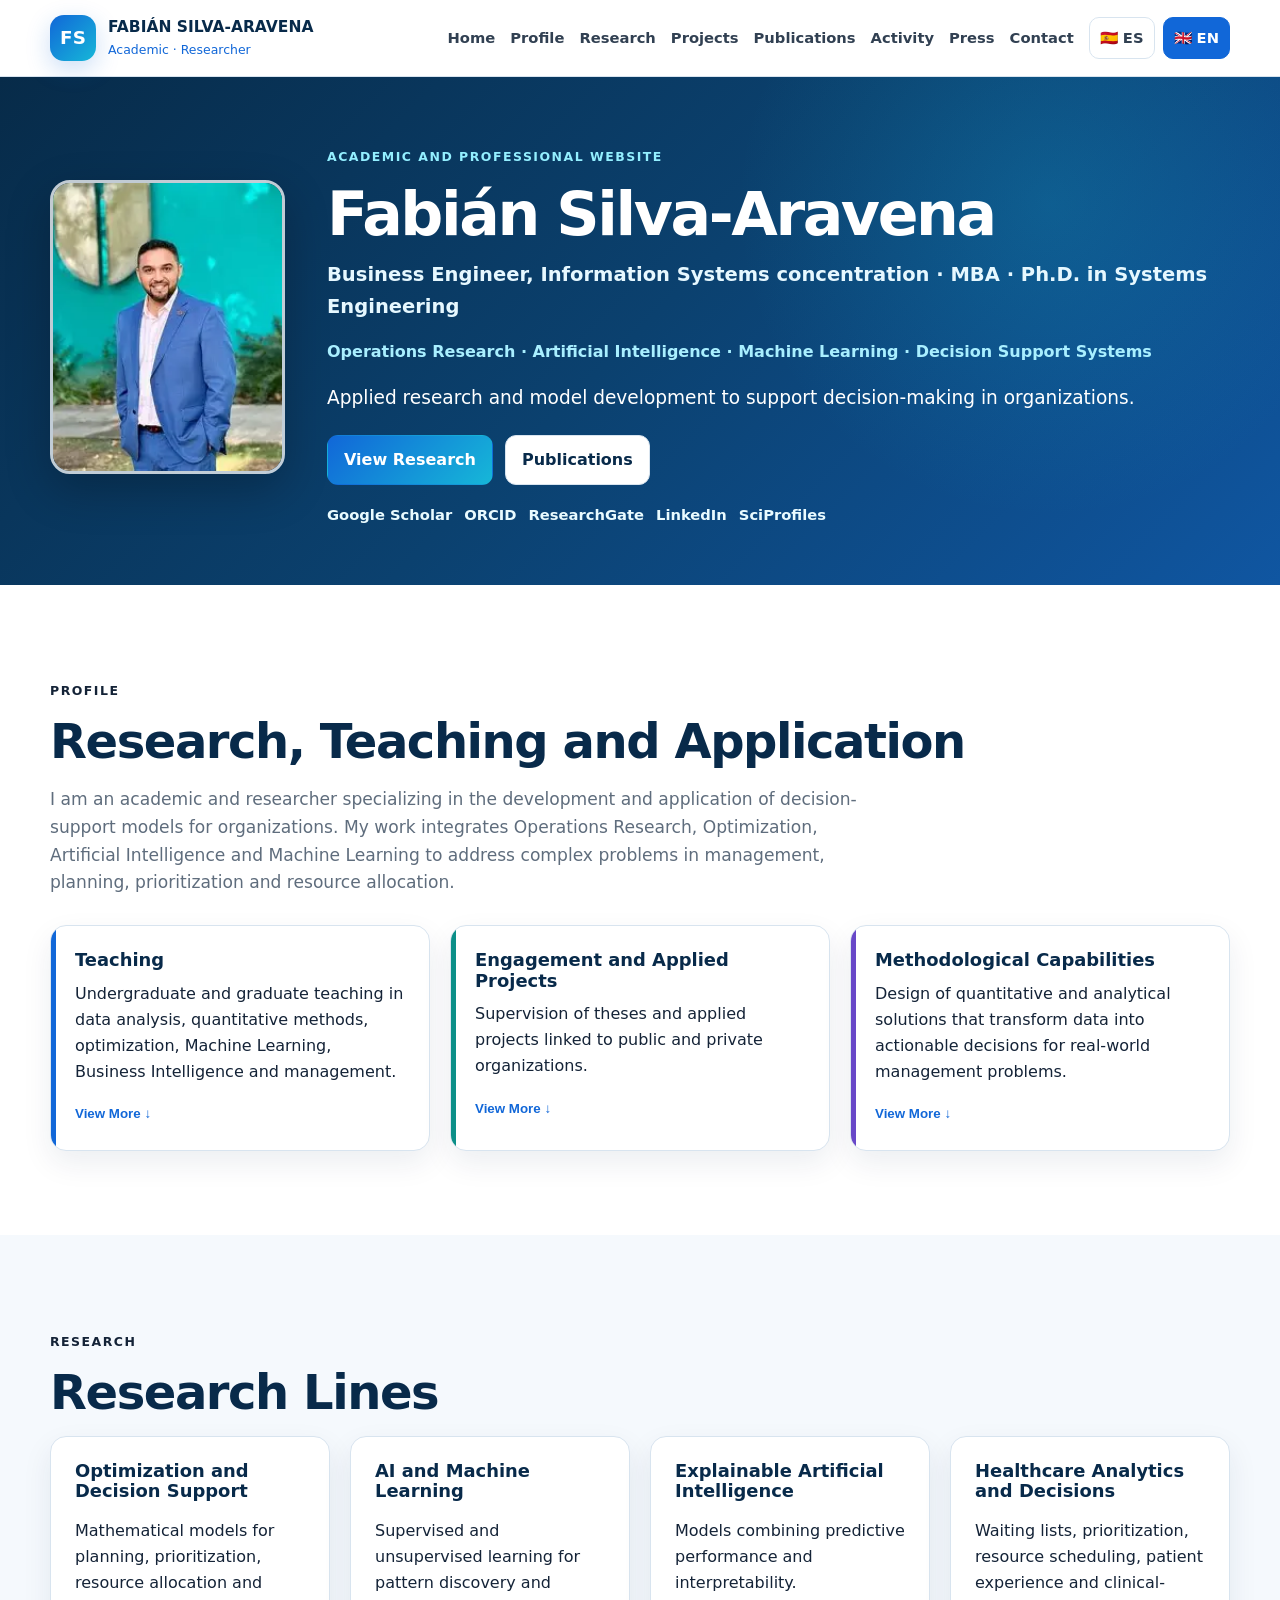
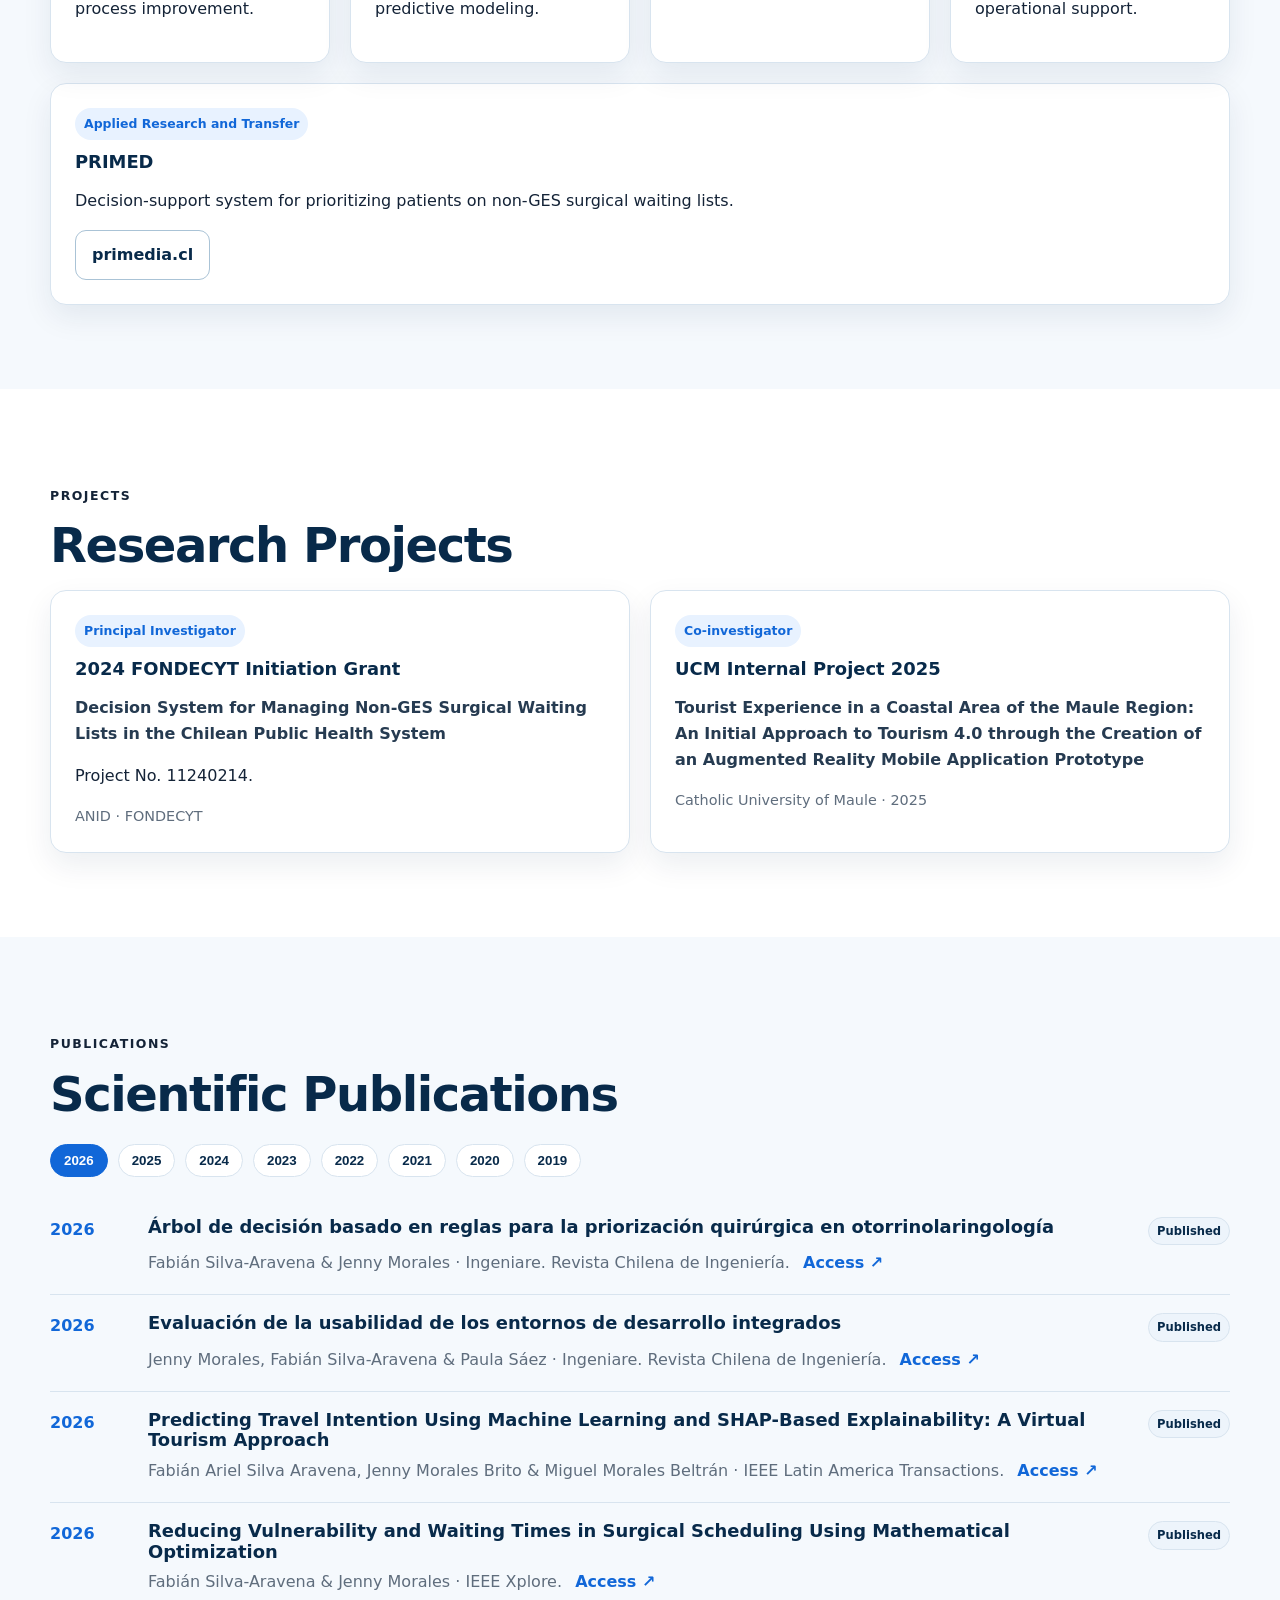
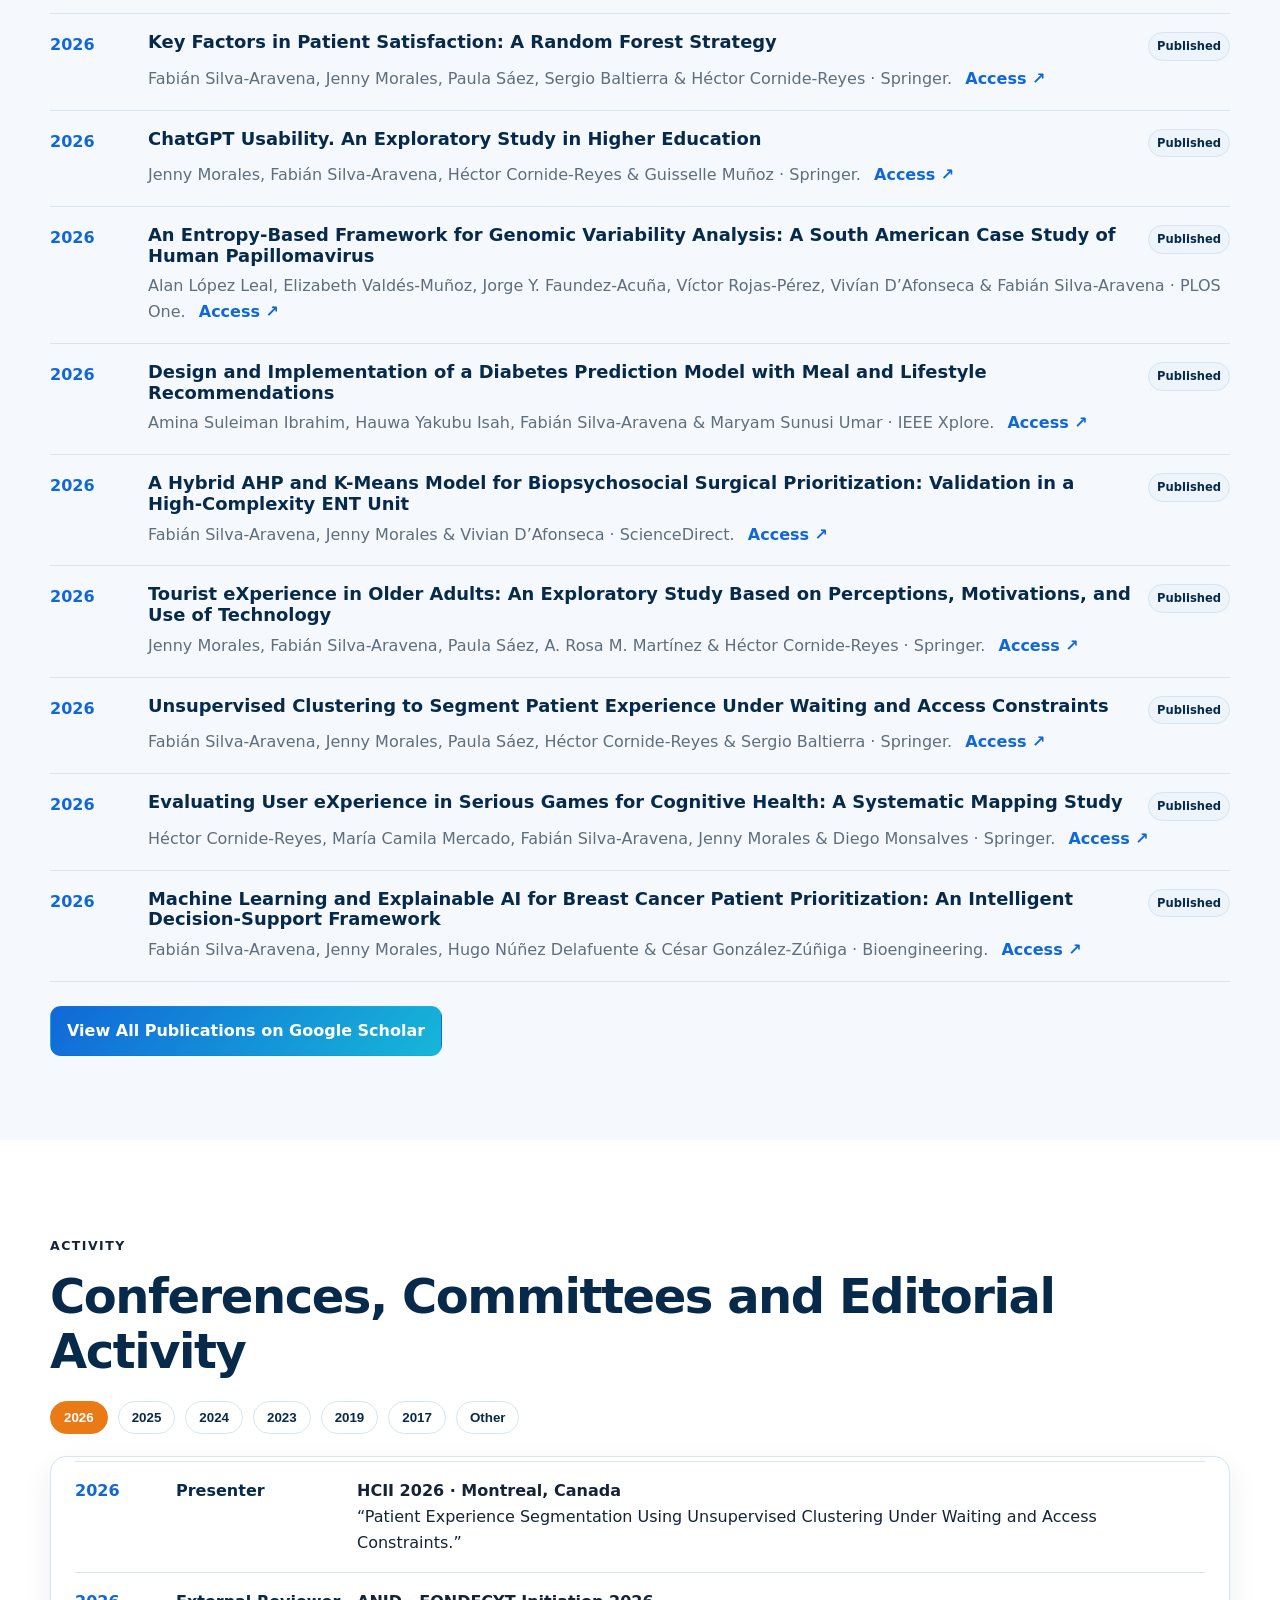
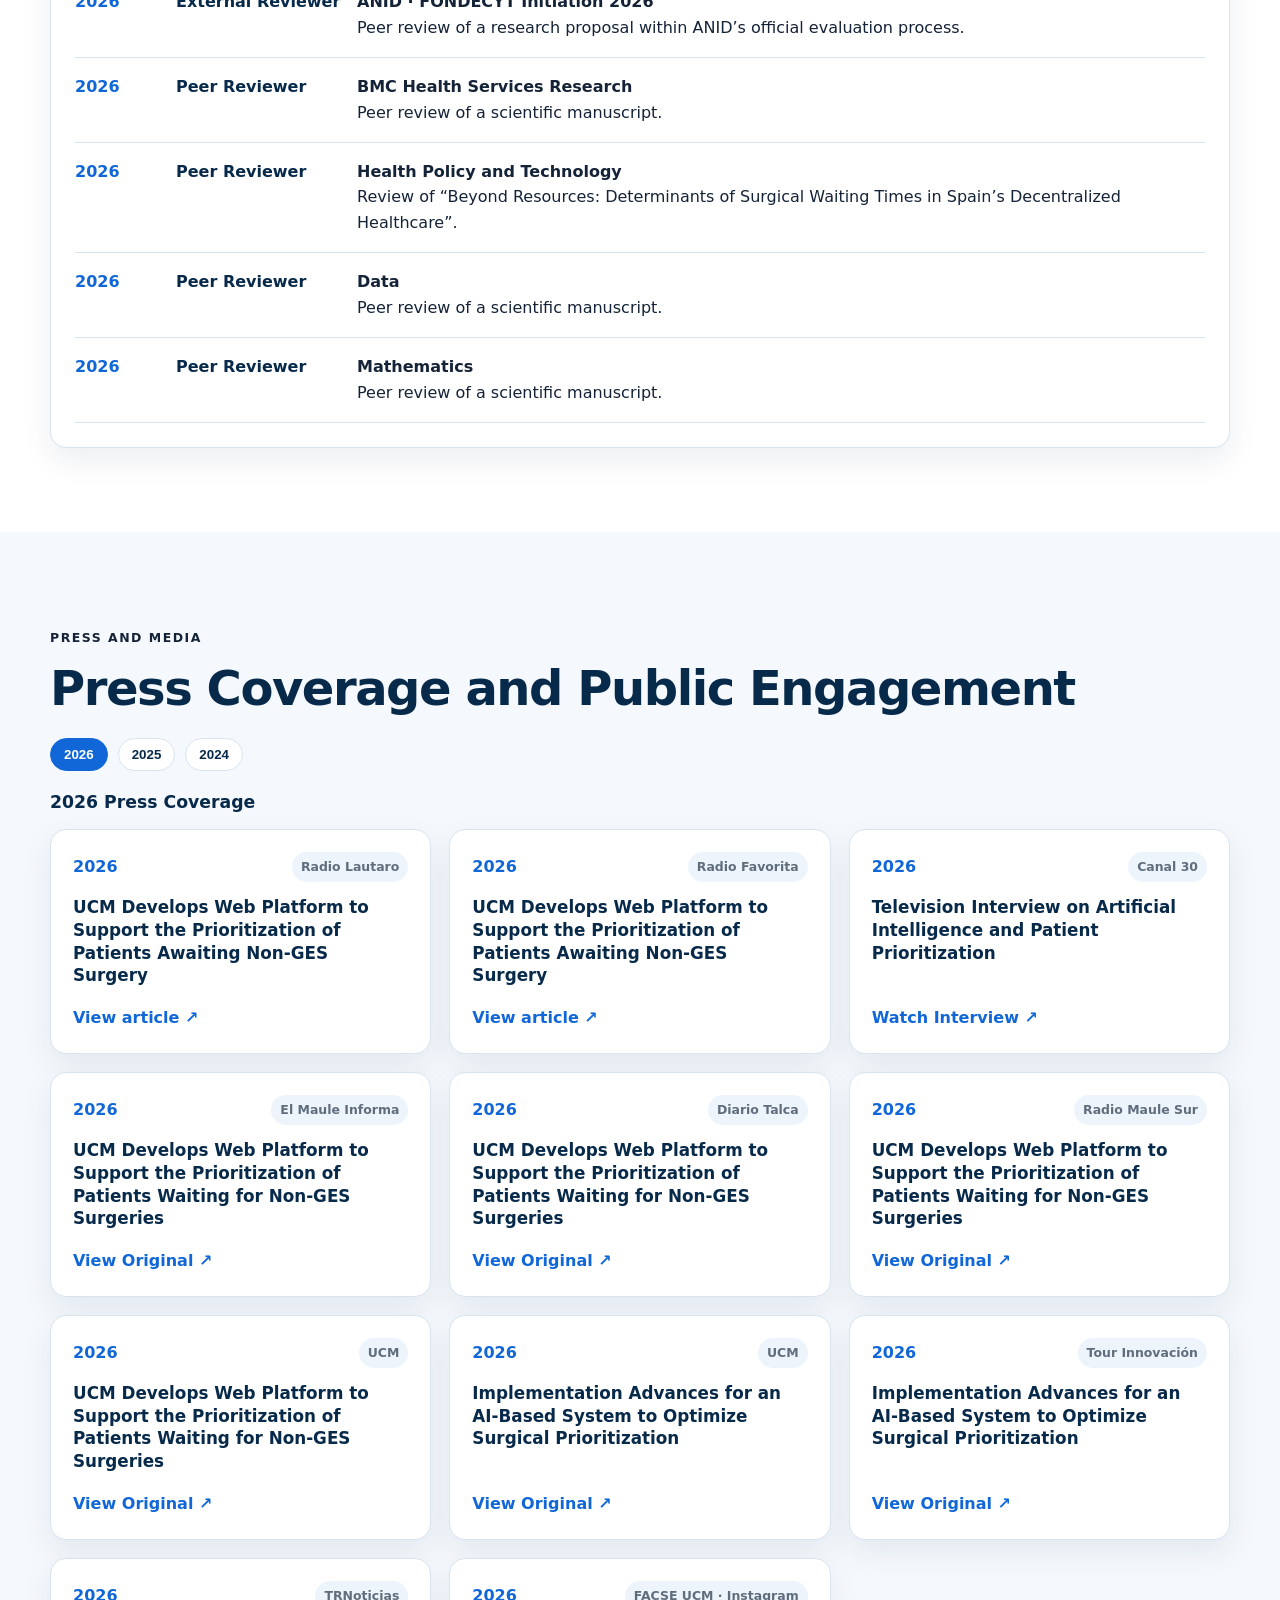
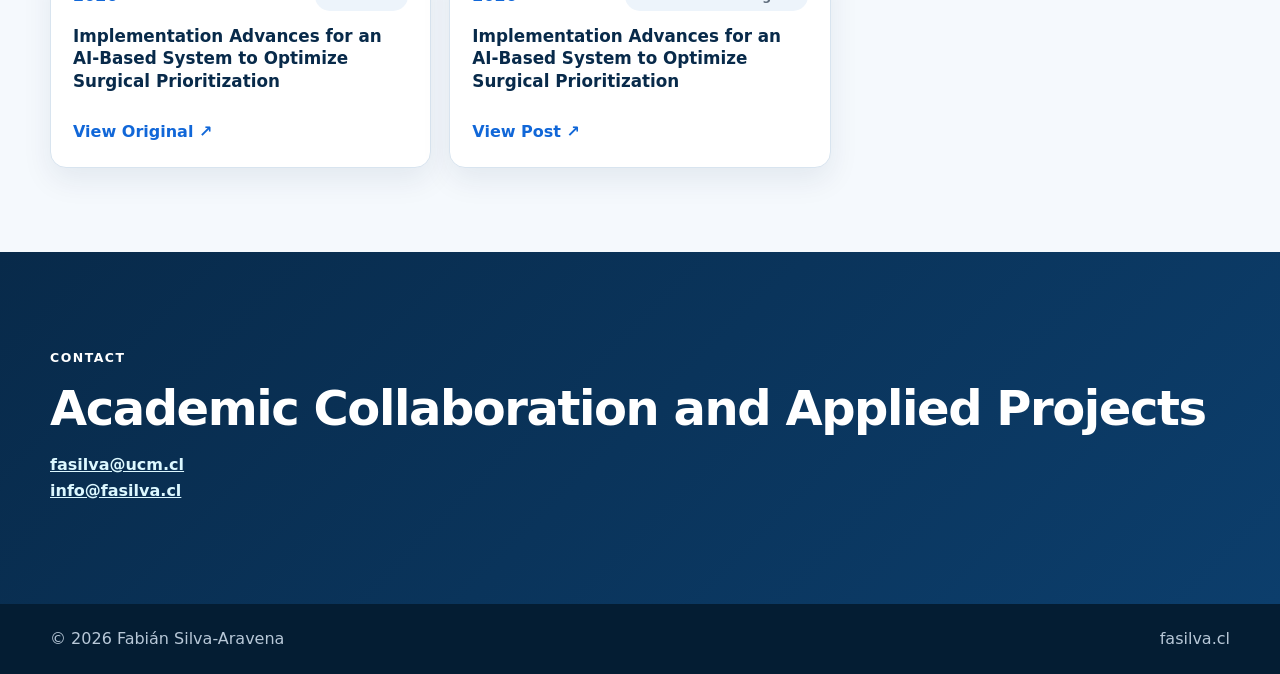
<file: en.html>
<!DOCTYPE html>
<html lang="en"><head>
<meta charset="utf-8"/><meta content="width=device-width,initial-scale=1" name="viewport"/>
<title>Fabián Silva-Aravena | Academic and Professional Website</title>
<link href="assets/css/style.css?v=15" rel="stylesheet"/></head><body>
<header class="site-header"><div class="container nav-wrap">
<a class="brand-wrap" href="#inicio"><span class="brand-mark">FS</span><span class="brand-text"><strong>FABIÁN SILVA-ARAVENA</strong><span>Academic · Researcher</span></span></a>
<button class="nav-toggle">☰</button><nav class="nav">
<a href="#inicio">Home</a><a href="#perfil">Profile</a><a href="#investigacion">Research</a><a href="#proyectos">Projects</a><a href="#publicaciones">Publications</a><a href="#actividad">Activity</a><a href="#prensa">Press</a><a href="#contacto">Contact</a>
<div class="lang-switch"><a class="" href="index.html">🇪🇸 ES</a><a class="active" href="en.html">🇬🇧 EN</a></div>
</nav></div></header>
<main>
<section class="hero" id="inicio"><div class="container hero-inner">
<div class="photo-wrap"><img alt="Fabián Silva-Aravena" src="assets/img/fabian-silva-aravena.webp"/></div>
<div><p class="eyebrow">Academic and Professional Website</p><h1>Fabián Silva-Aravena</h1>
<p class="degree">Business Engineer, Information Systems concentration · MBA · Ph.D. in Systems Engineering</p>
<p class="areas">Operations Research · Artificial Intelligence · Machine Learning · Decision Support Systems</p>
<p class="lead">Applied research and model development to support decision-making in organizations.</p>
<div class="cta-row"><a class="btn primary" href="#investigacion">View Research</a><a class="btn light" href="#publicaciones">Publications</a></div>
<div class="profile-links"><a href="https://scholar.google.com/citations?user=zPTah8IAAAAJ&amp;hl=es" target="_blank">Google Scholar</a><a href="https://orcid.org/0000-0003-2468-1480" target="_blank">ORCID</a><a href="https://www.researchgate.net/profile/Fabian-Silva-Aravena-2" target="_blank">ResearchGate</a><a href="https://www.linkedin.com/in/fabi%C3%A1n-silva-aravena-a0759566/" target="_blank">LinkedIn</a><a href="https://sciprofiles.com/profile/FabianSilva/publications" rel="noopener noreferrer" target="_blank">SciProfiles</a></div></div>
</div></section>
<section class="section" id="perfil"><div class="container">
<p class="section-kicker">Profile</p><h2>Research, Teaching and Application</h2>
<p class="section-intro">I am an academic and researcher specializing in the development and application of decision-support models for organizations. My work integrates Operations Research, Optimization, Artificial Intelligence and Machine Learning to address complex problems in management, planning, prioritization and resource allocation.</p>
<div class="grid three">
<article class="quick-card"><h3>Teaching</h3><p>Undergraduate and graduate teaching in data analysis, quantitative methods, optimization, Machine Learning, Business Intelligence and management.</p>
<button class="more-btn" data-less="View Less ↑" data-more="View More ↓" data-target="teach">View More ↓</button>
<div class="more-content" id="teach">
<div class="subgroup"><h4>Graduate Teaching</h4><ul>
<li><strong>Management of Technology-Based Companies</strong> · PhD Program in Translational Biotechnology · Catholic University of Maule · 2023, 2024, 2025 and 2026.</li>
<li><strong>Data Mining</strong> · PhD Program in Translational Biotechnology · Catholic University of Maule, Talca · 2022, 2023, 2024, 2025 and 2026.</li>
<li><strong>Business Intelligence</strong> · Master's Program in Organizational Management · Catholic University of Maule, Talca · 2023, 2024, 2025 and 2026.</li>
<li><strong>Data Analysis II</strong> · Master's Program in Organizational Management · Catholic University of Maule, Talca · 2022, 2023, 2024, 2025 and 2026.</li>
<li><strong>Economic and Financial Management</strong> · Master's Program in Public Health · Catholic University of Maule, Talca · 2023.</li>
</ul></div>
<div class="subgroup"><h4>Undergraduate Teaching · Catholic University of Maule</h4><ul>
<li><strong>Data Analysis</strong> · Public Accountant and Auditor · preprocessing, ETL and analysis with RStudio, Power BI and Python · 2025–2026.</li>
<li><strong>Data Analysis</strong> · Business Administration Engineering · RStudio and Power BI · 2024, 2025 and 2026.</li>
<li><strong>Seminar I and II</strong> · Public Accountant and Auditor · development of thesis projects from the research problem through results and conclusions · 2024.</li>
<li><strong>Financial Mathematics</strong> · Business Administration Engineering · simple interest, compound interest and annuities · 2025.</li>
<li><strong>Financial and Budgetary Calculations</strong> · Business Administration · financial mathematics, annuities, gradients and budget analysis · 2022 and 2023.</li>
<li><strong>Administration I</strong> · Public Accountant and Auditor · strategy and the administrative process · 2022 and 2023.</li>
<li><strong>Research Methodology</strong> · Public Accountant and Auditor · qualitative and quantitative research · 2022.</li>
</ul></div>
<div class="subgroup"><h4>Undergraduate Teaching · University of Talca</h4><ul>
<li><strong>Strategic Formulation and Implementation</strong> · Auditing and Management Control Engineering · 2016, 2019, 2020 and 2021.</li>
<li><strong>Optimization</strong> · Auditing and Management Control Engineering · 2015, 2016 and 2020.</li>
<li><strong>Data Mining for Management</strong> · Auditing and Management Control Engineering · 2019 and 2020.</li>
</ul></div></div></article>
<article class="quick-card teal"><h3>Engagement and Applied Projects</h3><p>Supervision of theses and applied projects linked to public and private organizations.</p>
<button class="more-btn" data-less="View Less ↑" data-more="View More ↓" data-target="applied">View More ↓</button>
<div class="more-content" id="applied">
<div class="subgroup"><h4>Master’s Theses</h4><ul>
<li><strong>2025 · Morales, M.</strong> · Master's Program in Organizational Management · “Dynamic Biopsychosocial Prioritization Strategy for Elective Surgeries in High-Complexity Public Hospitals: A Simulation-Based Study.” · Thesis Supervisor.</li>
<li><strong>2024 · Lopez, L.</strong> · Master's Program in Organizational Management · “Systematic Literature Review on Biopsychosocial Factors in Surgical Waiting Lists.” · Thesis Supervisor.</li>
<li><strong>2024 · Gutiérrez, G.</strong> · Master's Program in Organizational Management · “Optimization of the Preventive Maintenance Process in the Coexca S.A. Operations Area.” · Thesis Supervisor.</li>
<li><strong>2023 · Durán, M.</strong> · Master's Program in Organizational Management · “Hybrid Data Analysis Methodology for the Allocation of DS49 Housing Subsidies in the Maule Region: A Decision-Support Strategy.” · Thesis Supervisor.</li>
<li><strong>2023 · Muñoz, L.</strong> · Master's Program in Organizational Management · “Data-Based Methodology for the Allocation of Supreme Decree 49 Subsidies in the O'Higgins Region: An Approach to Decision-Making.” · Thesis Supervisor.</li>
</ul></div>
<div class="subgroup"><h4>Undergraduate Theses</h4><ul>
<li><strong>2024 · Reyes, G. &amp; Gutiérrez, F.</strong> · Public Accountant and Auditor · “Data-Driven Methodology to Control Dropouts in Higher Education: A Strategy Applied to the Catholic University of Maule.” · Thesis Supervisor.</li>
<li><strong>Muñoz, C., Andrares, L. &amp; Castro, O.</strong> · Bachelor's Degree in Accounting and Auditing · “Relationship Between Social Media Use and Academic Performance Among Students in the Department of Economics and Administration at the Catholic University of Maule.” · Thesis Supervisor.</li>
<li><strong>Morales, R.</strong> · Civil Engineering in Computer Science · “Development of an Information System for Prioritizing the Non-GES Otolaryngology Surgical Waiting List.” · Co-supervisor.</li>
<li><strong>Contardo, M.</strong> · Civil Engineering in Computing · “Surgical Priority Prediction System for Otolaryngology Patients Using Machine Learning and Explainable AI Models.” · Co-supervisor.</li>
<li><strong>2019–2020 · Rojas, Y. &amp; Sepúlveda, N.</strong> · Auditing and Management Control Engineering · “Gastronomic and Commercial Strategies During the Pandemic in the City of Talca.” · Thesis Supervisor.</li>
<li><strong>2017–2018 · Morales, G.</strong> · Industrial Civil Engineering · “Reservation Management System for the Use of the Care Room at the Therapeutic Diagnostic Center of a High-Complexity Hospital in Chile.” · Thesis Supervisor.</li>
<li><strong>2012–2013 · Rodriguez, A. &amp; Moreno, E.</strong> · Business Administration Engineering · “Management of Administrative Procedures to Support Cataract Care Management in a High-Complexity Hospital.” · Thesis Supervisor.</li>
<li><strong>2012–2013 · González, J. &amp; Valenzuela, J.</strong> · Business Administration Engineering · “Human Resources Performance Evaluation System for a Company in Talca.” · Thesis Supervisor.</li>
</ul></div>
<div class="subgroup"><h4>Doctoral Thesis</h4><ul>
<li><strong>In progress.</strong> · PhD Program in Translational Biotechnology · “High-Risk Human Papillomavirus Genotyping Protocol and Clinical Prioritization in Women from the Maule Region.” · Co-supervisor.</li>
</ul></div>
<div class="subgroup"><h4>Other Teaching Activities</h4><ul>
<li>Faculty contributor to the design of the advanced elective <strong>“Machine Learning Tools for Decision-Making”</strong> for the Public Accountant and Auditor program.</li>
<li>Reviewer of the Applied Degree Project by <strong>Rivera, R.</strong> · Master's Program in Organizational Management · “Determinants of R&amp;D Investment in Chilean Firms.”</li>
</ul></div></div></article>
<article class="quick-card purple"><h3>Methodological Capabilities</h3><p>Design of quantitative and analytical solutions that transform data into actionable decisions for real-world management problems.</p>
<button class="more-btn" data-less="View Less ↑" data-more="View More ↓" data-target="researchmore">View More ↓</button>
<div class="more-content" id="researchmore"><ul><li>Mathematical optimization, scheduling and resource allocation</li><li>Simulation and scenario evaluation for decision support</li><li>Machine Learning, Artificial Intelligence and Explainable AI (XAI)</li><li>Decision-support system design and applied analytics</li></ul></div></article>
</div></div></section>
<section class="section alt" id="investigacion"><div class="container"><p class="section-kicker">Research</p><h2>Research Lines</h2>
<div class="grid four"><article class="card"><h3>Optimization and Decision Support</h3><p>Mathematical models for planning, prioritization, resource allocation and process improvement.</p></article><article class="card"><h3>AI and Machine Learning</h3><p>Supervised and unsupervised learning for pattern discovery and predictive modeling.</p></article><article class="card"><h3>Explainable Artificial Intelligence</h3><p>Models combining predictive performance and interpretability.</p></article><article class="card"><h3>Healthcare Analytics and Decisions</h3><p>Waiting lists, prioritization, resource scheduling, patient experience and clinical-operational support.</p></article></div>
<div class="card" style="margin-top:20px"><span class="tag">Applied Research and Transfer</span><h3>PRIMED</h3><p>Decision-support system for prioritizing patients on non-GES surgical waiting lists.</p><a class="btn outline" href="https://primedia.cl" target="_blank">primedia.cl</a></div>
</div></section>
<section class="section" id="proyectos"><div class="container"><p class="section-kicker">Projects</p><h2>Research Projects</h2>
<div class="grid two"><article class="card"><span class="tag">Principal Investigator</span><h3>2024 FONDECYT Initiation Grant</h3><p class="project-title">Decision System for Managing Non-GES Surgical Waiting Lists in the Chilean Public Health System</p><p>Project No. 11240214.</p><div class="meta">ANID · FONDECYT</div></article>
<article class="card"><span class="tag">Co-investigator</span><h3>UCM Internal Project 2025</h3><p class="project-title">Tourist Experience in a Coastal Area of the Maule Region: An Initial Approach to Tourism 4.0 through the Creation of an Augmented Reality Mobile Application Prototype</p><div class="meta">Catholic University of Maule · 2025</div></article></div></div></section>
<section class="section alt" id="publicaciones"><div class="container"><p class="section-kicker">Publications</p><h2>Scientific Publications</h2>
<div class="pub-toolbar"><button class="year-btn active" data-year="2026">2026</button><button class="year-btn" data-year="2025">2025</button><button class="year-btn" data-year="2024">2024</button><button class="year-btn" data-year="2023">2023</button><button class="year-btn" data-year="2022">2022</button><button class="year-btn" data-year="2021">2021</button><button class="year-btn" data-year="2020">2020</button><button class="year-btn" data-year="2019">2019</button></div><div class="pub-year active" id="pub-2026"><article class="publication"><div class="year">2026</div><div><div class="pub-head"><h3>Árbol de decisión basado en reglas para la priorización quirúrgica en otorrinolaringología</h3><span class="status-badge">Published</span></div><p>Fabián Silva-Aravena &amp; Jenny Morales · Ingeniare. Revista Chilena de Ingeniería. <a class="pub-link" href="https://ingeniare.uta.cl/index.php/inge/article/view/2531" target="_blank" rel="noopener noreferrer">Access ↗</a></p></div></article><article class="publication"><div class="year">2026</div><div><div class="pub-head"><h3>Evaluación de la usabilidad de los entornos de desarrollo integrados</h3><span class="status-badge">Published</span></div><p>Jenny Morales, Fabián Silva-Aravena &amp; Paula Sáez · Ingeniare. Revista Chilena de Ingeniería. <a class="pub-link" href="https://ingeniare.uta.cl/index.php/inge/article/view/2517" target="_blank" rel="noopener noreferrer">Access ↗</a></p></div></article><article class="publication"><div class="year">2026</div><div><div class="pub-head"><h3>Predicting Travel Intention Using Machine Learning and SHAP-Based Explainability: A Virtual Tourism Approach</h3><span class="status-badge">Published</span></div><p>Fabián Ariel Silva Aravena, Jenny Morales Brito &amp; Miguel Morales Beltrán · IEEE Latin America Transactions. <a class="pub-link" href="https://ieeexplore.ieee.org/abstract/document/11683315" target="_blank" rel="noopener noreferrer">Access ↗</a></p></div></article>
<article class="publication"><div class="year">2026</div><div><div class="pub-head"><h3>Reducing Vulnerability and Waiting Times in Surgical Scheduling Using Mathematical Optimization</h3><span class="status-badge">Published</span></div><p>Fabián Silva-Aravena &amp; Jenny Morales · IEEE Xplore. <a class="pub-link" href="https://ieeexplore.ieee.org/document/11473376" rel="noopener noreferrer" target="_blank">Access ↗</a></p></div></article>
<article class="publication"><div class="year">2026</div><div><div class="pub-head"><h3>Key Factors in Patient Satisfaction: A Random Forest Strategy</h3><span class="status-badge">Published</span></div><p>Fabián Silva-Aravena, Jenny Morales, Paula Sáez, Sergio Baltierra &amp; Héctor Cornide-Reyes · Springer. <a class="pub-link" href="https://link.springer.com/chapter/10.1007/978-3-032-12801-0_19" rel="noopener noreferrer" target="_blank">Access ↗</a></p></div></article>
<article class="publication"><div class="year">2026</div><div><div class="pub-head"><h3>ChatGPT Usability. An Exploratory Study in Higher Education</h3><span class="status-badge">Published</span></div><p>Jenny Morales, Fabián Silva-Aravena, Héctor Cornide-Reyes &amp; Guisselle Muñoz · Springer. <a class="pub-link" href="https://link.springer.com/chapter/10.1007/978-3-032-12801-0_11" rel="noopener noreferrer" target="_blank">Access ↗</a></p></div></article>
<article class="publication"><div class="year">2026</div><div><div class="pub-head"><h3>An Entropy-Based Framework for Genomic Variability Analysis: A South American Case Study of Human Papillomavirus</h3><span class="status-badge">Published</span></div><p>Alan López Leal, Elizabeth Valdés-Muñoz, Jorge Y. Faundez-Acuña, Víctor Rojas-Pérez, Vivían D’Afonseca &amp; Fabián Silva-Aravena · PLOS One. <a class="pub-link" href="https://journals.plos.org/plosone/article?id=10.1371/journal.pone.0349447" rel="noopener noreferrer" target="_blank">Access ↗</a></p></div></article>
<article class="publication"><div class="year">2026</div><div><div class="pub-head"><h3>Design and Implementation of a Diabetes Prediction Model with Meal and Lifestyle Recommendations</h3><span class="status-badge">Published</span></div><p>Amina Suleiman Ibrahim, Hauwa Yakubu Isah, Fabián Silva-Aravena &amp; Maryam Sunusi Umar · IEEE Xplore. <a class="pub-link" href="https://ieeexplore.ieee.org/abstract/document/11473725" rel="noopener noreferrer" target="_blank">Access ↗</a></p></div></article>
<article class="publication"><div class="year">2026</div><div><div class="pub-head"><h3>A Hybrid AHP and K-Means Model for Biopsychosocial Surgical Prioritization: Validation in a High-Complexity ENT Unit</h3><span class="status-badge">Published</span></div><p>Fabián Silva-Aravena, Jenny Morales &amp; Vivian D’Afonseca · ScienceDirect. <a class="pub-link" href="https://www.sciencedirect.com/science/article/pii/S1807593226000463" rel="noopener noreferrer" target="_blank">Access ↗</a></p></div></article>
<article class="publication"><div class="year">2026</div><div><div class="pub-head"><h3>Tourist eXperience in Older Adults: An Exploratory Study Based on Perceptions, Motivations, and Use of Technology</h3><span class="status-badge">Published</span></div><p>Jenny Morales, Fabián Silva-Aravena, Paula Sáez, A. Rosa M. Martínez &amp; Héctor Cornide-Reyes · Springer. <a class="pub-link" href="https://link.springer.com/chapter/10.1007/978-3-032-31407-9_10" rel="noopener noreferrer" target="_blank">Access ↗</a></p></div></article>
<article class="publication"><div class="year">2026</div><div><div class="pub-head"><h3>Unsupervised Clustering to Segment Patient Experience Under Waiting and Access Constraints</h3><span class="status-badge">Published</span></div><p>Fabián Silva-Aravena, Jenny Morales, Paula Sáez, Héctor Cornide-Reyes &amp; Sergio Baltierra · Springer. <a class="pub-link" href="https://link.springer.com/chapter/10.1007/978-3-032-31418-5_29" rel="noopener noreferrer" target="_blank">Access ↗</a></p></div></article>
<article class="publication"><div class="year">2026</div><div><div class="pub-head"><h3>Evaluating User eXperience in Serious Games for Cognitive Health: A Systematic Mapping Study</h3><span class="status-badge">Published</span></div><p>Héctor Cornide-Reyes, María Camila Mercado, Fabián Silva-Aravena, Jenny Morales &amp; Diego Monsalves · Springer. <a class="pub-link" href="https://link.springer.com/chapter/10.1007/978-3-032-31418-5_25" rel="noopener noreferrer" target="_blank">Access ↗</a></p></div></article>
<article class="publication"><div class="year">2026</div><div><div class="pub-head"><h3>Machine Learning and Explainable AI for Breast Cancer Patient Prioritization: An Intelligent Decision-Support Framework</h3><span class="status-badge">Published</span></div><p>Fabián Silva-Aravena, Jenny Morales, Hugo Núñez Delafuente &amp; César González-Zúñiga · Bioengineering. <a class="pub-link" href="https://www.mdpi.com/2306-5354/13/9/1044" target="_blank" rel="noopener noreferrer">Access ↗</a></p></div></article>
</div><div class="pub-year" id="pub-2025"><article class="publication"><div class="year">2025</div><div><div class="pub-head"><h3>Perceptions of ChatGPT: An Exploratory Study in Higher Education</h3><span class="status-badge">Published</span></div><p>Jenny Morales, Fabián Silva-Aravena, Héctor Cornide-Reyes &amp; Guisselle Muñoz · IEEE Xplore. <a class="pub-link" href="https://ieeexplore.ieee.org/document/11420797/authors#authors" rel="noopener noreferrer" target="_blank">Access ↗</a></p></div></article><article class="publication"><div class="year">2025</div><div><div class="pub-head"><h3>e-Health Strategy for Surgical Prioritization: A Methodology Based on Digital Twins and Reinforcement Learning</h3><span class="status-badge">Published</span></div><p>Silva-Aravena, F., Morales, J., &amp; Jayabalan, M. · Bioengineering, 12(6), 605. <a class="pub-link" href="https://doi.org/10.3390/bioengineering12060605" rel="noopener noreferrer" target="_blank">Access ↗</a></p></div></article><article class="publication"><div class="year">2025</div><div><div class="pub-head"><h3>Optimizing MRI Scheduling in High-Complexity Hospitals: A Digital Twin and Reinforcement Learning Approach</h3><span class="status-badge">Published</span></div><p>Silva-Aravena, F., Morales, J., Jayabalan, M., &amp; Sáez, P. · Bioengineering, 12(6), 626. <a class="pub-link" href="https://doi.org/10.3390/bioengineering12060626" rel="noopener noreferrer" target="_blank">Access ↗</a></p></div></article><article class="publication"><div class="year">2025</div><div><div class="pub-head"><h3>Dynamic Decision System for ENT Surgery Waiting List Prioritization Using M-Score and TOPSIS Methodology</h3><span class="status-badge">Published</span></div><p>Silva-Aravena, F., &amp; Morales, J. · Health Policy and Technology. <a class="pub-link" href="https://doi.org/10.1016/j.hlpt.2025.101036" rel="noopener noreferrer" target="_blank">Access ↗</a></p></div></article><article class="publication"><div class="year">2025</div><div><div class="pub-head"><h3>Dynamic Surgical Prioritization: A Machine Learning and XAI-Based Strategy</h3><span class="status-badge">Published</span></div><p>Silva-Aravena, F., Morales, J., Jayabalan, M., Rana, M. E., &amp; Gutiérrez-Bahamondes, J. H. · Technologies, 13(2), 72. <a class="pub-link" href="https://doi.org/10.3390/technologies13020072" rel="noopener noreferrer" target="_blank">Access ↗</a></p></div></article><article class="publication"><div class="year">2025</div><div><div class="pub-head"><h3>Generative Artificial Intelligence in Agile Software Development Processes: A Literature Review Focused on User eXperience</h3><span class="status-badge">Published</span></div><p>Co-author · Springer Nature. <a class="pub-link" href="https://doi.org/10.1007/978-3-031-93536-7_16" rel="noopener noreferrer" target="_blank">Access ↗</a></p></div></article><article class="publication"><div class="year">2025</div><div><div class="pub-head"><h3>University Education in Industry 4.0 Competencies: An Approach Focused on Engineering and Management</h3><span class="status-badge">Published</span></div><p>Co-author · Formación Universitaria. <a class="pub-link" href="https://doi.org/10.4067/s0718-50062025000500169" rel="noopener noreferrer" target="_blank">Access ↗</a></p></div></article></div><div class="pub-year" id="pub-2024"><article class="publication"><div class="year">2024</div><div><div class="pub-head"><h3>Reducing Waiting Times to Improve Patient Satisfaction: A Hybrid Strategy for Decision Support Management</h3><span class="status-badge">Published</span></div><p>Morales, J., Silva-Aravena, F., &amp; Sáez, P. · Mathematics, 12(23), 3743. <a class="pub-link" href="https://www.mdpi.com/2227-7390/12/23/3743" rel="noopener noreferrer" target="_blank">Access ↗</a></p></div></article><article class="publication"><div class="year">2024</div><div><div class="pub-head"><h3>Use of Artificial Intelligence as a Mechanism to Evaluate Costumer Experience. Literature Review</h3><span class="status-badge">Published</span></div><p>Silva-Aravena, F., Morales, J., Sáez, P., Jorquera, J., &amp; Cornide-Reyes, H. · Lecture Notes in Computer Science, Springer. <a class="pub-link" href="https://link.springer.com/chapter/10.1007/978-3-031-61305-0_24" rel="noopener noreferrer" target="_blank">Access ↗</a></p></div></article><article class="publication"><div class="year">2024</div><div><div class="pub-head"><h3>Perception of the Gender Gap in the Business Area: a Collaborative Online International Learning Approach</h3><span class="status-badge">Published</span></div><p>Morales, J., Silva-Aravena, F., Orellana, P. S., &amp; Rodriguez, Y. V. · 2024 43rd International Conference of the Chilean Computer Science Society (SCCC), IEEE. <a class="pub-link" href="https://ieeexplore.ieee.org/document/10767633" rel="noopener noreferrer" target="_blank">Access ↗</a></p></div></article><article class="publication"><div class="year">2024</div><div><div class="pub-head"><h3>Tourist eXperience and Use of Virtual Reality, Augmented Reality and Metaverse: A Literature Review</h3><span class="status-badge">Published</span></div><p>Morales, J., Cornide-Reyes, H., Silva-Aravena, F., Sepúlveda, J., &amp; Muñoz, G. · Lecture Notes in Computer Science, vol. 14704, Springer. <a class="pub-link" href="https://link.springer.com/chapter/10.1007/978-3-031-61281-7_14" rel="noopener noreferrer" target="_blank">Access ↗</a></p></div></article><article class="publication"><div class="year">2024</div><div><div class="pub-head"><h3>Improving UX in Digital Transformation Projects Through Lean Principles</h3><span class="status-badge">Published</span></div><p>Cornide-Reyes, H., Duran, C., Baltierra, S., Silva-Aravena, F., &amp; Morales, J. · Lecture Notes in Computer Science, vol. 14704, Springer. <a class="pub-link" href="https://link.springer.com/chapter/10.1007/978-3-031-61281-7_11" rel="noopener noreferrer" target="_blank">Access ↗</a></p></div></article><article class="publication"><div class="year">2024</div><div><div class="pub-head"><h3>Digital Skills in Higher Education: Strategies Adopted by Universities to Promote their Development in Students and Professors</h3><span class="status-badge">Published</span></div><p>Sáez, P., Morales, J., &amp; Silva-Aravena, F. · 2024 43rd International Conference of the Chilean Computer Science Society (SCCC), IEEE. <a class="pub-link" href="https://ieeexplore.ieee.org/document/10767660" rel="noopener noreferrer" target="_blank">Access ↗</a></p></div></article></div><div class="pub-year" id="pub-2023"><article class="publication"><div class="year">2023</div><div><div class="pub-head"><h3>Digital Transformation in Organizations: Implications for the Workforce</h3><span class="status-badge">Published</span></div><p>Sáez, P., Morales, J., &amp; Silva-Aravena, F. · IEEE CHILECON. <a class="pub-link" href="https://ieeexplore.ieee.org/document/10418736" rel="noopener noreferrer" target="_blank">Access ↗</a></p></div></article><article class="publication"><div class="year">2023</div><div><div class="pub-head"><h3>A Hybrid Algorithm of ML and XAI to Prevent Breast Cancer: A Strategy to Support Decision Making</h3><span class="status-badge">Published</span></div><p>Silva-Aravena, F., Núñez Delafuente, H., Gutiérrez-Bahamondes, J. H., &amp; Morales, J. · Cancers, 15(9), 2443. <a class="pub-link" href="https://doi.org/10.3390/cancers15092443" rel="noopener noreferrer" target="_blank">Access ↗</a></p></div></article><article class="publication"><div class="year">2023</div><div><div class="pub-head"><h3>Implementing Digital Transformation in Industry 4.0</h3><span class="status-badge">Published</span></div><p>Cornide-Reyes, H., Morales, J., Silva-Aravena, F., Ocqueteau, A., Melendez, N., &amp; Villarroel, R. · Lecture Notes in Computer Science, vol. 14025, Springer.</p></div></article><article class="publication"><div class="year">2023</div><div><div class="pub-head"><h3>Virtual Reality, Augmented Reality and Metaverse: Customer Experience Approach and User Experience Evaluation Methods. Literature Review</h3><span class="status-badge">Published</span></div><p>Morales, J., Cornide-Reyes, H., Rossel, P., Sáez, P., &amp; Silva-Aravena, F. · Lecture Notes in Computer Science, vol. 14025, Springer. <a class="pub-link" href="https://doi.org/10.1007/978-3-031-35915-6_40" rel="noopener noreferrer" target="_blank">Access ↗</a></p></div></article><article class="publication"><div class="year">2023</div><div><div class="pub-head"><h3>Application of Fuzzy TOPSIS for Prioritization of Patients on Elective Surgeries Waiting List – A Novel Multi-Criteria Decision-Making Approach</h3><span class="status-badge">Published</span></div><p>Rana, H., Umer, M., Hassan, U., Asgher, U., Silva-Aravena, F., &amp; Ehsan, N. · Decision Making: Applications in Management and Engineering. <a class="pub-link" href="https://doi.org/10.31181/dmame060127022023r" rel="noopener noreferrer" target="_blank">Access ↗</a></p></div></article><article class="publication"><div class="year">2023</div><div><div class="pub-head"><h3>Infeasibility Maps: Application to the Optimization of the Design of Pumping Stations in Water Distribution Networks</h3><span class="status-badge">Published</span></div><p>Gutiérrez-Bahamondes, J. H., Mora-Melia, D., Valdivia-Muñoz, B., Silva-Aravena, F., &amp; Iglesias-Rey, P. L. · Mathematics, 11(7), 1582. <a class="pub-link" href="https://doi.org/10.3390/math11071582" rel="noopener noreferrer" target="_blank">Access ↗</a></p></div></article><article class="publication"><div class="year">2023</div><div><div class="pub-head"><h3>Virtual Reality and Augmented Reality Applied to E-Commerce: A Literature Review</h3><span class="status-badge">Published</span></div><p>Morales, J., Silva-Aravena, F., Valdés, Y., &amp; Baltierra, S. · Human-Computer Interaction / Springer. <a class="pub-link" href="https://doi.org/10.1007/978-3-031-24709-5_15" rel="noopener noreferrer" target="_blank">Access ↗</a></p></div></article></div><div class="pub-year" id="pub-2022"><article class="publication"><div class="year">2022</div><div><div class="pub-head"><h3>An Intelligent System for Patients’ Well-Being: A Multicriteria Decision-Making Approach</h3><span class="status-badge">Published</span></div><p>Silva-Aravena, F., Gutierrez-Bahamondes, J., Delafuente, H. N., &amp; Toledo-Molina, R. M. · Mathematics, 10(21), 3956. <a class="pub-link" href="https://doi.org/10.3390/math10213956" rel="noopener noreferrer" target="_blank">Access ↗</a></p></div></article><article class="publication"><div class="year">2022</div><div><div class="pub-head"><h3>A Novelty Strategy to Classify Chronic Patients at Risk: A Hybrid Machine Learning Approach</h3><span class="status-badge">Published</span></div><p>Silva-Aravena, F., Delafuente, H. N., &amp; Astudillo, C. A. · Mathematics, 10(17), 3053. <a class="pub-link" href="https://doi.org/10.3390/math10173053" rel="noopener noreferrer" target="_blank">Access ↗</a></p></div></article><article class="publication"><div class="year">2022</div><div><div class="pub-head"><h3>Dynamic Surgical Waiting List Methodology: A Networking Approach</h3><span class="status-badge">Published</span></div><p>Silva-Aravena, F., &amp; Morales, J. · Mathematics, 10(13), 2307. <a class="pub-link" href="https://doi.org/10.3390/math10132307" rel="noopener noreferrer" target="_blank">Access ↗</a></p></div></article></div><div class="pub-year" id="pub-2021"><article class="publication"><div class="year">2021</div><div><div class="pub-head"><h3>Patients’ Prioritization on Surgical Waiting Lists: A Decision Support System</h3><span class="status-badge">Published</span></div><p>Silva-Aravena, F., Álvarez-Miranda, E., Astudillo, C. A., González-Martínez, L., &amp; Ledezma, J. G. · Mathematics, 9(10), 1097. <a class="pub-link" href="https://doi.org/10.3390/math9101097" rel="noopener noreferrer" target="_blank">Access ↗</a></p></div></article></div><div class="pub-year" id="pub-2020"><article class="publication"><div class="year">2020</div><div><div class="pub-head"><h3>Inventory Management at a Chilean Hospital Pharmacy: Case Study of a Dynamic Decision-Aid Tool</h3><span class="status-badge">Published</span></div><p>Silva-Aravena, F., Ceballos-Fuentealba, I., &amp; Álvarez-Miranda, E. · Mathematics, 8(11), 1962. <a class="pub-link" href="https://doi.org/10.3390/math8111962" rel="noopener noreferrer" target="_blank">Access ↗</a></p></div></article><article class="publication"><div class="year">2020</div><div><div class="pub-head"><h3>On the Data to Know the Prioritization and Vulnerability of Patients on Surgical Waiting Lists</h3><span class="status-badge">Published</span></div><p>Silva-Aravena, F., Álvarez-Miranda, E., Astudillo, C. A., González-Martínez, L., &amp; Ledezma, J. G. · Data in Brief, 29, 105310. <a class="pub-link" href="https://doi.org/10.1016/j.dib.2020.105310" rel="noopener noreferrer" target="_blank">Access ↗</a></p></div></article></div><div class="pub-year" id="pub-2019"><article class="publication"><div class="year">2019</div><div><div class="pub-head"><h3>Data Extracted from Olive Oil Mill Waste Exposed to Ambient Conditions</h3><span class="status-badge">Published</span></div><p>González-Martínez, L., Hernández, D., Astudillo, C. A., Silva, F., &amp; Gabriel, D. · Data in Brief, 26, 104555. <a class="pub-link" href="https://doi.org/10.1016/j.dib.2019.104555" rel="noopener noreferrer" target="_blank">Access ↗</a></p></div></article></div>
<div style="margin-top:24px"><a class="btn primary" href="https://scholar.google.com/citations?user=zPTah8IAAAAJ&amp;hl=es" target="_blank">View All Publications on Google Scholar</a></div>
</div></section>
<section class="section" id="actividad"><div class="container"><p class="section-kicker">Activity</p><h2>Conferences, Committees and Editorial Activity</h2>
<div class="activity-toolbar"><button class="activity-year-btn active" data-activity-year="2026">2026</button><button class="activity-year-btn" data-activity-year="2025">2025</button><button class="activity-year-btn" data-activity-year="2024">2024</button><button class="activity-year-btn" data-activity-year="2023">2023</button><button class="activity-year-btn" data-activity-year="2019">2019</button><button class="activity-year-btn" data-activity-year="2017">2017</button><button class="activity-year-btn" data-activity-year="Otros">Other</button></div>
<div class="card activity-full"><div class="activity-list"><div class="activity-year active" id="activity-2026"><div class="activity-item"><span class="yr">2026</span><span class="role">Presenter</span><div><strong>HCII 2026 · Montreal, Canada</strong><br/>“Patient Experience Segmentation Using Unsupervised Clustering Under Waiting and Access Constraints.”</div></div><div class="activity-item"><span class="yr">2026</span><span class="role">External Reviewer</span><div><strong>ANID · FONDECYT Initiation 2026</strong><br/>Peer review of a research proposal within ANID’s official evaluation process.</div></div><div class="activity-item"><span class="yr">2026</span><span class="role">Peer Reviewer</span><div><strong>BMC Health Services Research</strong><br/>Peer review of a scientific manuscript.</div></div><div class="activity-item"><span class="yr">2026</span><span class="role">Peer Reviewer</span><div><strong>Health Policy and Technology</strong><br/>Review of “Beyond Resources: Determinants of Surgical Waiting Times in Spain’s Decentralized Healthcare”.</div></div><div class="activity-item"><span class="yr">2026</span><span class="role">Peer Reviewer</span><div><strong>Data</strong><br/>Peer review of a scientific manuscript.</div></div><div class="activity-item"><span class="yr">2026</span><span class="role">Peer Reviewer</span><div><strong>Mathematics</strong><br/>Peer review of a scientific manuscript.</div></div></div><div class="activity-year" id="activity-2025"><div class="activity-item"><span class="yr">2025</span><span class="role">External Reviewer</span><div><strong>ANID · FONDECYT Initiation 2025</strong><br/>Peer review of a research proposal within ANID’s official evaluation process.</div></div><div class="activity-item"><span class="yr">2025</span><span class="role">Presenter</span><div><strong>2025 IEEE International Conference on Emerging Innovation and Digital Technology (ICEIDT)</strong><br/>“Reducing Vulnerability and Waiting Times in Surgical Scheduling Using Mathematical Optimization.”</div></div><div class="activity-item"><span class="yr">2025</span><span class="role">Presenter</span><div><strong>XVI INFONOR 2025</strong><br/>“Rule-Based Decision Tree for Surgical Priorization in Otolaringology.”</div></div><div class="activity-item"><span class="yr">2025</span><span class="role">Presenter</span><div><strong>Conferencias CLEI, JCC, CHILECON 2025</strong><br/>“Reducing Waiting Times to Improve Patient Satisfaction: A Hybrid Strategy for Decision Support Management.” Track: Best of Our Research.</div></div><div class="activity-item"><span class="yr">2025</span><span class="role">Presenter</span><div><strong>HCI INTERNATIONAL 2025 · Gothenburg, Sweden</strong><br/>“Key Factors in Patient Satisfaction: A Random Forest Strategy.”</div></div><div class="activity-item"><span class="yr">2025</span><span class="role">Scientific Committee</span><div><strong>2025 IEEE International Conference on Emerging Innovation and Digital Technology (ICEIDT)</strong><br/>Paper reviewer.</div></div><div class="activity-item"><span class="yr">2025</span><span class="role">Scientific Committee</span><div><strong>XVI INFONOR 2025</strong><br/>Paper reviewer.</div></div><div class="activity-item"><span class="yr">2025</span><span class="role">Scientific Committee</span><div><strong>Conferencias CLEI, JCC, CHILECON 2025</strong><br/>Paper reviewer.</div></div><div class="activity-item"><span class="yr">2025</span><span class="role">Chair</span><div><strong>Conferencias CLEI, JCC, CHILECON 2025</strong><br/>Served as Chair.</div></div><div class="activity-item"><span class="yr">2025</span><span class="role">Peer Reviewer</span><div><strong>Sensors</strong><br/>Review of “Clinical Validation of a Video-Otoscopy-Based Medical Device for the Remote Diagnosis of Ear Complaints”.</div></div><div class="activity-item"><span class="yr">2025</span><span class="role">Peer Reviewer</span><div><strong>Sensors</strong><br/>Review of “A Comparative Analysis of IoT Machine Learning Methods for Effective Diabetes Prediction”.</div></div><div class="activity-item"><span class="yr">2025</span><span class="role">Peer Reviewer</span><div><strong>Systems</strong><br/>Review of “A Multi-Objective Simulation–Optimization Framework for Emergency Department Efficiency Using RSM and Goal Programming”.</div></div><div class="activity-item"><span class="yr">2025</span><span class="role">Peer Reviewer</span><div><strong>Applied Sciences</strong><br/>Review of “Machine Learning in Clinical Decision Making: Algorithmic Challenges, Data Limitations and Multidisciplinary Perspectives”.</div></div><div class="activity-item"><span class="yr">2025</span><span class="role">Guest Editor</span><div><strong>Sustainability</strong><br/>Special Issue: “Service Experience and Servicescape in Sustainable Consumption”.</div></div></div><div class="activity-year" id="activity-2024"><div class="activity-item"><span class="yr">2024</span><span class="role">Presenter</span><div><strong>HCI International · Washington D.C., USA · Washington Hilton Hotel</strong><br/>“Use of Artificial Intelligence as a Mechanism to Evaluate Costumer Experience. Literature Review.”</div></div><div class="activity-item"><span class="yr">2024</span><span class="role">Keynote Speaker</span><div><strong>XV International Conference on Computing and Informatics of Northern Chile (INFONOR) · September 4–6 · Copiapó, Chile · University of Atacama</strong><br/>“Management of non-GES surgical waiting lists in the Chilean public health system.”</div></div><div class="activity-item"><span class="yr">2024</span><span class="role">Academic Committee Member</span><div><strong>XV INFONOR · Copiapó, Chile</strong><br/>Participation in the academic committee.</div></div><div class="activity-item"><span class="yr">2024</span><span class="role">Co-author</span><div><strong>IEEE Chilean Computing Conference (JCC) · October 28–30 · Temuco, Chile · University of La Frontera</strong><br/>“Digital Skills in Higher Education: Strategies Adopted by Universities to Promote their Development in Students and Professors.”</div></div><div class="activity-item"><span class="yr">2024</span><span class="role">Peer Reviewer</span><div><strong>Expert Systems with Applications</strong><br/>Review of “Prioritization of Transfer Centers Using GIS and Fuzzy Dombi Bonferroni Weighted Assessment (DOBAS) Model”.</div></div></div><div class="activity-year" id="activity-2023"><div class="activity-item"><span class="yr">2023</span><span class="role">Chair</span><div><strong>ASFAE-ENEFA Conference · Catholic University of the Most Holy Conception · Concepción, Chile</strong><br/>Review and evaluation of scientific papers in the “Information Systems for Decision-Making” track.</div></div><div class="activity-item"><span class="yr">2023</span><span class="role">Presenter</span><div><strong>ASFAE-ENEFA Conference · Concepción, Chile</strong><br/>Presentation of “A Hybrid Algorithm of ML and XAI to Prevent Breast Cancer: A Strategy to Support Decision Making”.</div></div><div class="activity-item"><span class="yr">2023</span><span class="role">Peer Reviewer</span><div><strong>Expert Systems with Applications</strong><br/>Review of the article “Prioritization of Transfer Centers Using GIS and Fuzzy Dombi Bonferroni Weighted Assessment (DOBAS) Model”.</div></div><div class="activity-item"><span class="yr">2023</span><span class="role">Peer Reviewer</span><div><strong>Expert Systems with Applications</strong><br/>Review of the article “Intelligent Framework for the Classification of Skewed Multiclass Biomass Feedstock”.</div></div></div><div class="activity-year" id="activity-2019"><div class="activity-item"><span class="yr">2019</span><span class="role">Presenter</span><div><strong>Industrial Civil Engineering Conference · Autonomous University of Chile · Talca, Chile</strong><br/>“Prioritization of patients on the elective surgical waiting list.”</div></div></div><div class="activity-year" id="activity-2017"><div class="activity-item"><span class="yr">2017</span><span class="role">Attendee</span><div><strong>Computational Intelligence Conference · University of Valparaíso · Valparaíso, Chile</strong><br/>Conference attendance.</div></div></div><div class="activity-year" id="activity-Otros"><div class="activity-item"><span class="yr">Other</span><span class="role">Presenter</span><div><strong>CPA School Research Seminar · Catholic University of Maule · Talca, Chile</strong><br/>Presentation of a research study.</div></div><div class="activity-item"><span class="yr">Other</span><span class="role">International Training</span><div><strong>INTECAP · Guatemala</strong><br/>International teaching in data analytics for decision-making.</div></div><div class="activity-item"><span class="yr">Other (2025–present)</span><span class="role">Doctoral Program Faculty Member</span><div><strong>PhD Program in Translational Biotechnology · Catholic University of Maule</strong><br/>Participation in academic committees and doctoral faculty meetings.</div></div></div></div></div>
</div></section>
<section class="section alt" id="prensa"><div class="container"><p class="section-kicker">Press and Media</p><h2>Press Coverage and Public Engagement</h2>
<div class="press-toolbar"><button class="press-year-btn active" data-press-year="2026">2026</button><button class="press-year-btn" data-press-year="2025">2025</button><button class="press-year-btn" data-press-year="2024">2024</button></div><div class="press-year active" id="press-2026"><h3 class="press-year-title">2026 Press Coverage</h3><div class="media-grid"><article class="media-card"><div class="media-meta"><span class="media-year">2026</span><span class="media-source">Radio Lautaro</span></div><h3>UCM Develops Web Platform to Support the Prioritization of Patients Awaiting Non-GES Surgery</h3><a class="media-link" href="https://radiolautarotalca.cl/ucm-desarrolla-plataforma-web-para-apoyar-la-priorizacion-de-pacientes-en-espera-de-cirugias-no-ges/" rel="noopener noreferrer" target="_blank">View article ↗</a></article><article class="media-card"><div class="media-meta"><span class="media-year">2026</span><span class="media-source">Radio Favorita</span></div><h3>UCM Develops Web Platform to Support the Prioritization of Patients Awaiting Non-GES Surgery</h3><a class="media-link" href="https://radiofavorita.cl/2026/09/02/ucm-desarrolla-plataforma-para-apoyar-la-priorizacion-de-pacientes-en-listas-de-espera-quirurgica-no-ges/" rel="noopener noreferrer" target="_blank">View article ↗</a></article><article class="media-card"><div class="media-meta"><span class="media-year">2026</span><span class="media-source">Canal 30</span></div><h3>Television Interview on Artificial Intelligence and Patient Prioritization</h3><a class="media-link" href="https://youtu.be/XYucrzJyQd4?si=KVK0I2q1VefqlQOw" rel="noopener noreferrer" target="_blank">Watch Interview ↗</a></article><article class="media-card"><div class="media-meta"><span class="media-year">2026</span><span class="media-source">El Maule Informa</span></div><h3>UCM Develops Web Platform to Support the Prioritization of Patients Waiting for Non-GES Surgeries</h3><a class="media-link" href="https://elmauleinforma.cl/ucm-desarrolla-plataforma-web-para-apoyar-la-priorizacion-de-pacientes-en-espera-de-cirugias-no-ges/" rel="noopener noreferrer" target="_blank">View Original ↗</a></article><article class="media-card"><div class="media-meta"><span class="media-year">2026</span><span class="media-source">Diario Talca</span></div><h3>UCM Develops Web Platform to Support the Prioritization of Patients Waiting for Non-GES Surgeries</h3><a class="media-link" href="https://diariotalca.cl/ucm-desarrolla-plataforma-web-para-apoyar-la-priorizacion-de-pacientes-en-espera-de-cirugias-no-ges/" rel="noopener noreferrer" target="_blank">View Original ↗</a></article><article class="media-card"><div class="media-meta"><span class="media-year">2026</span><span class="media-source">Radio Maule Sur</span></div><h3>UCM Develops Web Platform to Support the Prioritization of Patients Waiting for Non-GES Surgeries</h3><a class="media-link" href="https://www.radiomaulesur.cl/2026/09/ucm-desarrolla-plataforma-web-para.html" rel="noopener noreferrer" target="_blank">View Original ↗</a></article><article class="media-card"><div class="media-meta"><span class="media-year">2026</span><span class="media-source">UCM</span></div><h3>UCM Develops Web Platform to Support the Prioritization of Patients Waiting for Non-GES Surgeries</h3><a class="media-link" href="https://www.ucm.cl/noticias/ucm-desarrolla-plataforma-web-para-apoyar-la-priorizacion-de-pacientes-en-espera-de-cirugias-no-ges/" rel="noopener noreferrer" target="_blank">View Original ↗</a></article><article class="media-card"><div class="media-meta"><span class="media-year">2026</span><span class="media-source">UCM</span></div><h3>Implementation Advances for an AI-Based System to Optimize Surgical Prioritization</h3><a class="media-link" href="https://www.ucm.cl/noticias/avanza-implementacion-de-sistema-con-ia-para-optimizar-la-priorizacion-de-cirugias/" rel="noopener noreferrer" target="_blank">View Original ↗</a></article><article class="media-card"><div class="media-meta"><span class="media-year">2026</span><span class="media-source">Tour Innovación</span></div><h3>Implementation Advances for an AI-Based System to Optimize Surgical Prioritization</h3><a class="media-link" href="https://www.tourinnovacion.cl/tecnologia-ciencia/avanza-implementacion-de-sistema-con-ia-para-optimizar-la-priorizacion-de-cirugias/" rel="noopener noreferrer" target="_blank">View Original ↗</a></article><article class="media-card"><div class="media-meta"><span class="media-year">2026</span><span class="media-source">TRNoticias</span></div><h3>Implementation Advances for an AI-Based System to Optimize Surgical Prioritization</h3><a class="media-link" href="https://trnoticias.cl/2026/03/17/avanza-implementacion-de-sistema-con-ia-para-optimizar-la-priorizacion-de-cirugias/" rel="noopener noreferrer" target="_blank">View Original ↗</a></article><article class="media-card"><div class="media-meta"><span class="media-year">2026</span><span class="media-source">FACSE UCM · Instagram</span></div><h3>Implementation Advances for an AI-Based System to Optimize Surgical Prioritization</h3><a class="media-link" href="https://www.instagram.com/p/DV09BiUEdLQ/?img_index=1" rel="noopener noreferrer" target="_blank">View Post ↗</a></article></div></div><div class="press-year" id="press-2025"><h3 class="press-year-title">2025 Press Coverage</h3><div class="media-grid"><article class="media-card"><div class="media-meta"><span class="media-year">2025</span><span class="media-source">UCM</span></div><h3>UCM Academic’s Patient Prioritization Methodologies Receive International Recognition</h3><a class="media-link" href="https://www.ucm.cl/noticias/metodologias-academico-ucm-priorizar-pacientes-reciben-respaldo-internacional/" rel="noopener noreferrer" target="_blank">View Original ↗</a></article><article class="media-card"><div class="media-meta"><span class="media-year">2025</span><span class="media-source">FACSE UCM · Instagram</span></div><h3>Meeting with Partners from San Borja Arriarán Clinical Hospital</h3><a class="media-link" href="https://www.instagram.com/p/DN1Pd7J4pvr/?img_index=1" rel="noopener noreferrer" target="_blank">View Post ↗</a></article><article class="media-card"><div class="media-meta"><span class="media-year">2025</span><span class="media-source">UCM</span></div><h3>Intelligent Model Promoted to Support More Equitable Management of Non-GES Surgical Waiting Lists</h3><a class="media-link" href="https://www.ucm.cl/noticias/impulsan-modelo-inteligente-para-una-gestion-mas-equitativa-de-las-listas-de-espera-quirurgicas-no-ges/" rel="noopener noreferrer" target="_blank">View Original ↗</a></article><article class="media-card"><div class="media-meta"><span class="media-year">2025</span><span class="media-source">UCM · Column</span></div><h3>Non-GES Surgical Waiting Lists: Toward Fairer, People-Centered Prioritization</h3><a class="media-link" href="https://www.ucm.cl/noticias/columna-listas-de-espera-quirurgicas-no-ges-hacia-una-priorizacion-mas-justa-y-centrada-en-las-personas/" rel="noopener noreferrer" target="_blank">View Column ↗</a></article></div></div><div class="press-year" id="press-2024"><h3 class="press-year-title">2024 Press Coverage</h3><div class="media-grid"><article class="media-card"><div class="media-meta"><span class="media-year">2024</span><span class="media-source">Red G9</span></div><h3>Maule Academic Leads Project to Optimize the Management of Non-GES Waiting Lists</h3><a class="media-link" href="https://redg9.cl/2024/10/18/ucm-academico-maulino-lidera-proyecto-para-optimizar-gestion-de-listas-de-espera-no-ges/" rel="noopener noreferrer" target="_blank">View article ↗</a></article><article class="media-card"><div class="media-meta"><span class="media-year">2024</span><span class="media-source">Instagram</span></div><h3>Academic Outreach Post</h3><a class="media-link" href="https://www.instagram.com/reel/DA6na8QPOSr/?igsi=Y3R4NDBhenJqOGsz" rel="noopener noreferrer" target="_blank">View Post ↗</a></article><article class="media-card"><div class="media-meta"><span class="media-year">2024</span><span class="media-source">UCM</span></div><h3>Researchers Explore Mathematical Strategies to Strengthen the Public Healthcare System</h3><a class="media-link" href="https://www.ucm.cl/noticias/investigan-estrategias-fortalecer-sistema-salud-publica-desde-la-matematica/" rel="noopener noreferrer" target="_blank">View Original ↗</a></article><article class="media-card"><div class="media-meta"><span class="media-year">2024</span><span class="media-source">UCM</span></div><h3>Maule Academic Leads Project to Optimize the Management of Non-GES Waiting Lists</h3><a class="media-link" href="https://www.ucm.cl/noticias/academico-maulino-lidera-proyecto-optimizar-gestion-listas-espera-no-ges/" rel="noopener noreferrer" target="_blank">View Original ↗</a></article><article class="media-card"><div class="media-meta"><span class="media-year">2024</span><span class="media-source">UCM</span></div><h3>Innovative Project to Manage Non-GES Surgical Waiting Lists to Be Launched</h3><a class="media-link" href="https://www.ucm.cl/noticias/lanzaran-innovador-proyecto-gestionar-listas-espera-quirurgicas-no-ges/" rel="noopener noreferrer" target="_blank">View Original ↗</a></article><article class="media-card"><div class="media-meta"><span class="media-year">2024</span><span class="media-source">HCSBA</span></div><h3>HCSBA Participates in Project to Manage Non-GES Surgical Waiting Lists</h3><a class="media-link" href="https://hcsba.cl/sitio/2024/10/18/hcsba-participa-en-proyecto-para-gestionar-listas-de-espera-quirurgicas-no-ges/" rel="noopener noreferrer" target="_blank">View Original ↗</a></article></div></div></div></section>
<section class="section contact" id="contacto"><div class="container"><p class="section-kicker">Contact</p><h2>Academic Collaboration and Applied Projects</h2><p><a href="mailto:fasilva@ucm.cl"><strong>fasilva@ucm.cl</strong></a><br/><a href="mailto:info@fasilva.cl"><strong>info@fasilva.cl</strong></a></p></div></section>
</main><footer><div class="container footer-inner"><span>© <span id="year"></span> Fabián Silva-Aravena</span><span>fasilva.cl</span></div></footer><script src="assets/js/main.js?v=15"></script></body></html>
<!-- Cloudflare Web Analytics -->
<script type='module' src='https://static.cloudflareinsights.com/beacon.min.js' data-cf-beacon='{"token": "e80cb67faeba486c936a1989c89a3d81"}'></script>
<!-- End Cloudflare Web Analytics -->
</body>
</html>
</file>
<file: assets/css/style.css>
:root{
  --navy:#082a4a; --navy2:#0c3e6c; --blue:#1167d8; --cyan:#16b7d8;
  --teal:#0c8f88; --purple:#6848c8; --orange:#e97a16;
  --ink:#142337; --muted:#5f6d7d; --soft:#f5f9fd; --line:#d8e4ef;
  --white:#fff; --shadow:0 12px 30px rgba(8,42,74,.08); --radius:16px;
}
*{box-sizing:border-box} html{scroll-behavior:smooth}
body{margin:0;font-family:Inter,ui-sans-serif,system-ui,-apple-system,BlinkMacSystemFont,"Segoe UI",sans-serif;color:var(--ink);line-height:1.62;background:#fff}
a{color:inherit}.container{width:min(1180px,calc(100% - 40px));margin:auto}
.site-header{position:sticky;top:0;z-index:50;background:rgba(255,255,255,.96);backdrop-filter:blur(12px);border-bottom:1px solid var(--line)}
.nav-wrap{min-height:76px;display:flex;align-items:center;justify-content:space-between;gap:18px}
.brand-wrap{display:flex;align-items:center;gap:12px;text-decoration:none}
.brand-mark{width:46px;height:46px;border-radius:14px;background:linear-gradient(135deg,var(--blue),var(--cyan));display:grid;place-items:center;color:#fff;font-weight:900;font-size:1.15rem;box-shadow:0 8px 24px rgba(17,103,216,.22)}
.brand-text strong{display:block;color:var(--navy);font-size:.97rem}.brand-text span{display:block;font-size:.78rem;color:var(--blue)}
.nav{display:flex;align-items:center;gap:15px}.nav a{text-decoration:none;font-size:.92rem;font-weight:700;color:#314052}.nav a:hover{color:var(--blue)}
.lang-switch{display:flex;gap:8px}.lang-switch a{padding:8px 10px;border:1px solid var(--line);border-radius:10px;font-weight:800}
.lang-switch a.active{background:var(--blue);color:#fff;border-color:var(--blue)}
.nav-toggle{display:none;border:0;background:none;font-size:1.4rem}
.hero{background:radial-gradient(circle at 82% 25%,rgba(22,183,216,.20),transparent 28%),linear-gradient(135deg,#072b49 0%,#0b416f 50%,#1469cf 145%);color:#fff}
.hero-inner{display:grid;grid-template-columns:235px 1fr;gap:42px;align-items:center;padding:58px 0}
.photo-wrap img{width:100%;aspect-ratio:4/5;object-fit:cover;border-radius:20px;border:3px solid rgba(255,255,255,.75);box-shadow:0 16px 45px rgba(0,0,0,.24)}
.eyebrow,.section-kicker{font-size:.78rem;text-transform:uppercase;letter-spacing:.12em;font-weight:850}
.hero .eyebrow{color:#93efff}
h1,h2,h3{line-height:1.15;margin-top:0}h1{font-size:clamp(2.45rem,4.7vw,4.25rem);margin-bottom:10px;letter-spacing:-.04em}
h2{font-size:clamp(2rem,4vw,3rem);color:var(--navy);letter-spacing:-.03em;margin-bottom:16px}
h3{color:var(--navy);font-size:1.12rem;margin-bottom:10px}
.degree{font-size:1.22rem;font-weight:750;color:#e6f8ff;margin:0 0 8px}
.areas{font-weight:780;color:#a9efff}.lead{font-size:1.16rem;max-width:820px}
.profile-links,.cta-row,.evidence-links{display:flex;flex-wrap:wrap;gap:12px}.cta-row{margin-top:22px}.hero .profile-links{margin-top:18px}
.hero .profile-links a{color:#e9fbff;text-decoration:none;font-weight:700;font-size:.92rem}
.btn{display:inline-flex;align-items:center;justify-content:center;padding:11px 16px;border-radius:11px;text-decoration:none;font-weight:800;border:1px solid var(--line)}
.btn.primary{background:linear-gradient(135deg,var(--blue),var(--cyan));color:#fff;border-color:transparent}
.btn.light{background:#fff;color:var(--navy)}.btn.outline{background:#fff;color:var(--navy);border-color:#aac3d6}
.section{padding:84px 0}.section.alt{background:var(--soft)}.section-intro{max-width:840px;color:var(--muted);font-size:1.07rem;margin-bottom:28px}
.grid{display:grid;gap:20px}.grid.two{grid-template-columns:repeat(2,1fr)}.grid.three{grid-template-columns:repeat(3,1fr)}.grid.four{grid-template-columns:repeat(4,1fr)}
.card,.quick-card{background:#fff;border:1px solid var(--line);border-radius:var(--radius);padding:24px;box-shadow:var(--shadow)}
.quick-card{position:relative;overflow:hidden}.quick-card:before{content:"";position:absolute;left:0;top:0;width:5px;height:100%;background:var(--blue)}
.quick-card.teal:before{background:var(--teal)}.quick-card.purple:before{background:var(--purple)}.quick-card.orange:before{background:var(--orange)}
.quick-card p{margin-top:6px}.more-btn{border:0;background:none;padding:0;color:var(--blue);font-weight:850;cursor:pointer}.more-content{display:none;margin-top:15px;padding-top:14px;border-top:1px solid var(--line)}.more-content.open{display:block}
.subgroup{margin:14px 0}.subgroup h4{margin:0 0 7px;color:var(--navy);font-size:.98rem}.subgroup ul{margin:0;padding-left:18px}.subgroup li{margin:6px 0}
.tag{display:inline-block;background:#e8f2ff;color:var(--blue);padding:6px 9px;border-radius:999px;font-size:.78rem;font-weight:800;margin-bottom:12px}
.meta{color:var(--muted);font-size:.9rem}.project-title{font-weight:760;color:#263b51}
.pub-toolbar{display:flex;flex-wrap:wrap;gap:10px;margin:22px 0}.year-btn{border:1px solid var(--line);background:#fff;color:var(--navy);border-radius:999px;padding:8px 13px;font-weight:850;cursor:pointer}.year-btn.active{background:var(--blue);border-color:var(--blue);color:#fff}
.pub-year{display:none}.pub-year.active{display:block}.publication{display:grid;grid-template-columns:80px 1fr;gap:18px;padding:18px 0;border-bottom:1px solid var(--line)}.publication .year{font-weight:900;color:var(--blue)}.publication p{margin:5px 0 0;color:var(--muted)}.publication h3{margin-bottom:2px}
.activity-list{border-top:1px solid var(--line)}.activity-item{display:grid;grid-template-columns:85px 165px 1fr;gap:16px;padding:16px 0;border-bottom:1px solid var(--line)}.activity-item .yr{font-weight:900;color:var(--blue)}.activity-item .role{font-weight:850;color:var(--navy)}
.review-grid{display:grid;grid-template-columns:repeat(2,1fr);gap:10px}.review-item{display:flex;justify-content:space-between;gap:12px;padding:11px 13px;border:1px solid var(--line);border-radius:11px;background:#fff}.review-count{min-width:28px;height:26px;border-radius:999px;background:#edf4fb;color:var(--blue);display:grid;place-items:center;font-weight:900}
.contact{background:linear-gradient(135deg,var(--navy),var(--navy2));color:#fff}.contact h2,.contact .section-kicker{color:#fff}.contact a{color:#dcf8ff}
footer{background:#041d33;color:#b8c8d8;padding:22px 0}.footer-inner{display:flex;justify-content:space-between;gap:16px}
.note{font-size:.86rem;color:var(--muted)}
@media(max-width:980px){.grid.four,.grid.three{grid-template-columns:repeat(2,1fr)}.hero-inner{grid-template-columns:200px 1fr}}
@media(max-width:760px){.container{width:min(100% - 28px,1180px)}.nav-toggle{display:block}.nav{display:none;position:absolute;top:76px;left:14px;right:14px;flex-direction:column;align-items:flex-start;padding:18px;background:#fff;border:1px solid var(--line);border-radius:14px;box-shadow:var(--shadow)}.nav.open{display:flex}.hero-inner{grid-template-columns:1fr;padding:46px 0}.photo-wrap{max-width:240px}.grid.two,.grid.three,.grid.four,.review-grid{grid-template-columns:1fr}.publication,.activity-item{grid-template-columns:1fr;gap:5px}.footer-inner{flex-direction:column}}

/* Version 5: Press and outreach */
.media-grid{display:grid;grid-template-columns:repeat(3,1fr);gap:18px}
.media-card{display:flex;flex-direction:column;min-height:210px;background:#fff;border:1px solid var(--line);border-radius:var(--radius);padding:22px;box-shadow:var(--shadow)}
.media-card h3{font-size:1.05rem;line-height:1.35;margin:14px 0 18px}
.media-meta{display:flex;align-items:center;justify-content:space-between;gap:10px}
.media-year{font-weight:900;color:var(--blue)}
.media-source{font-size:.78rem;font-weight:800;color:var(--muted);background:#edf4fb;border-radius:999px;padding:5px 9px;text-align:right}
.media-link{margin-top:auto;color:var(--blue);font-weight:850;text-decoration:none}
.media-link:hover{text-decoration:underline}
@media(max-width:980px){.media-grid{grid-template-columns:repeat(2,1fr)}}
@media(max-width:760px){.media-grid{grid-template-columns:1fr}}


/* Version 6: year filters, richer academic record */
.activity-toolbar{display:flex;flex-wrap:wrap;gap:10px;margin:22px 0}
.activity-year-btn{border:1px solid var(--line);background:#fff;color:var(--navy);border-radius:999px;padding:8px 13px;font-weight:850;cursor:pointer}
.activity-year-btn.active{background:var(--orange);border-color:var(--orange);color:#fff}
.activity-year{display:none}.activity-year.active{display:block}
.activity-full{padding-top:4px}.activity-support{margin-top:20px}
.pub-head{display:flex;align-items:flex-start;justify-content:space-between;gap:14px}
.status-badge{flex:0 0 auto;font-size:.72rem;font-weight:850;color:var(--navy);background:#edf4fb;border:1px solid var(--line);padding:4px 8px;border-radius:999px}
.pub-link{display:inline-block;margin-left:8px;color:var(--blue);font-weight:800;text-decoration:none}.pub-link:hover{text-decoration:underline}
.award-list{margin:0;padding-left:20px}.award-list li{margin:10px 0}
@media(max-width:760px){.pub-head{display:block}.status-badge{display:inline-block;margin-top:7px}.activity-full{padding:16px}}

/* Version 12: press coverage year filter */
.press-toolbar{display:flex;flex-wrap:wrap;gap:10px;margin:22px 0}
.press-year-btn{border:1px solid var(--line);background:#fff;color:var(--navy);border-radius:999px;padding:8px 13px;font-weight:850;cursor:pointer}
.press-year-btn.active{background:var(--blue);border-color:var(--blue);color:#fff}
.press-year{display:none}.press-year.active{display:block}
.press-year-title{margin:0 0 16px;color:var(--navy);font-size:1.08rem}
</file>
